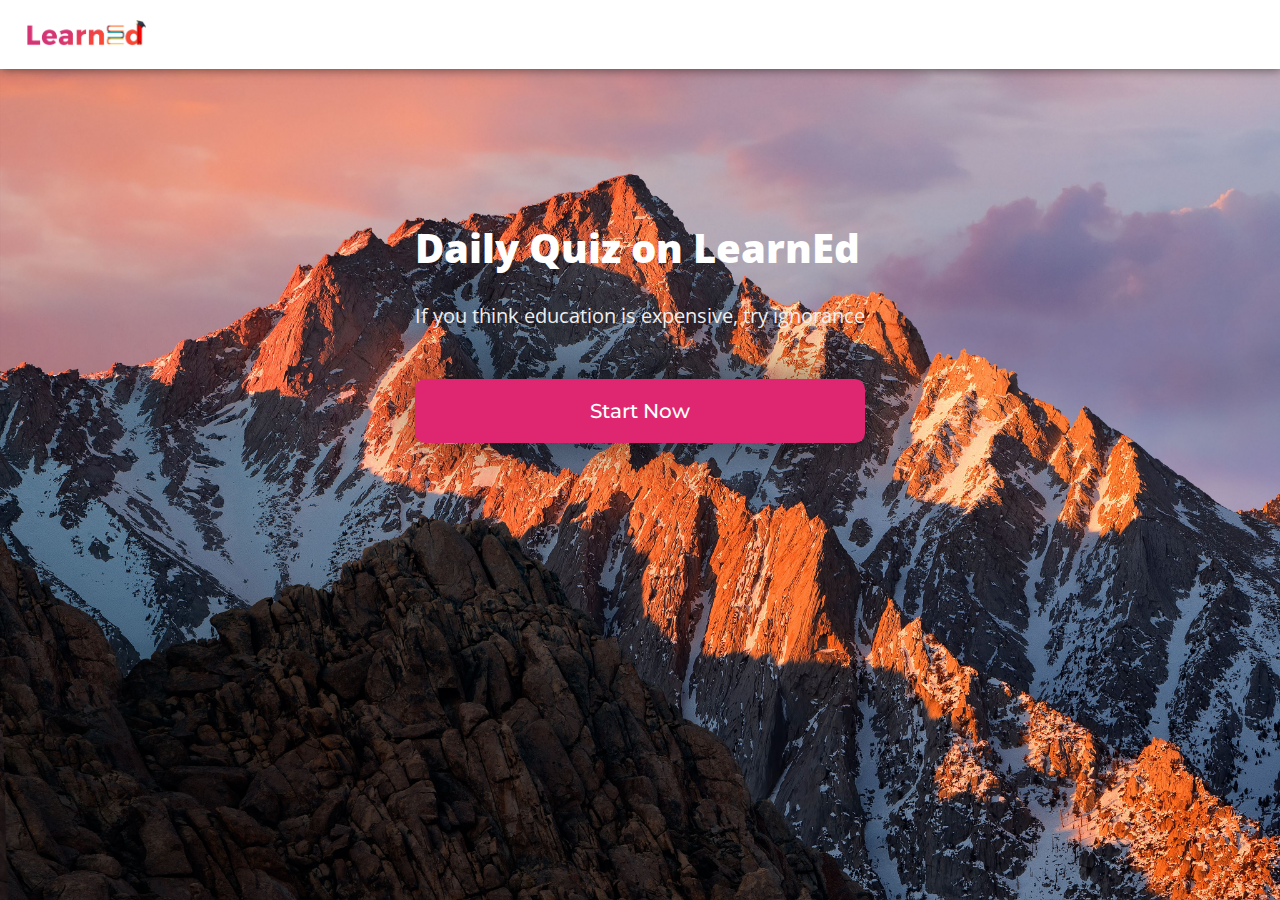
<file: index.html>
<!DOCTYPE html>
<html>
<head>
	<link rel="shortcut icon" type="png" href="favicon.png">
	<title>Quiz on LearnEd</title>
	<!-- <link rel="stylesheet" href="style1.css"> -->
	<link rel="stylesheet" type="text/css" href="quizStyle.css">
	<script type="text/javascript" src="script.js"></script>
</head>
<body>
<!-- NAVIGATION -->
<header>
		<div class="nav" id="nav">
			<div id="learned-logo">
			<a href="../index.html"><img src="logo.png" style="width: 120px;"></a></div>
			<div class="switch-tab" id="switch-tab" onclick="switchTAB()"><img src="menu.png"></div>
		
	
		</div>
	</header>
	

<!-- MAIN Heading of Page -->
<div class="title" id="title">
		<span>Daily Quiz on LearnEd</span>
		<div class="shortdesc"><br>
			<p>If you think education is expensive, try ignorance</p>
		</div>
		<button onclick="startquiz()">Start Now</button>
	</div>

<div class="panel" id="panel">
		<div class="left-side" id="left">
		<ul>
			<li onclick="quizt(1)">Home</li>
			<li onclick="quizt(2)"> Web Design</li>
			<li onclick="quizt(3)"> Marketing </li>
			<li onclick="quizt(4)">Databases</li>
			<li onclick="quizt(5)"> principles of law</li>
			 <li onclick="quizt(6)">Logistics Department</li>
			<li onclick="quizt(8)">JavaScript</li>
			<!-- <li onclick="quizt(11)">Interview Questions</li> -->
		</ul>
	</div>

	<div class="right-side" id="right">
		<div id="quiz-container">
			
			<div id="f1"><div class="quiz-frame main-frame"></div></div>

			<div id="f2"><iframe class="quiz-frame" src="quiz- him/web.html" frameborder="0" marginheight="0" marginwidth="0">Loading…</iframe></div>
			
			<div id="f3"><iframe class="quiz-frame" src="quiz- him/markating.html" frameborder="0" marginheight="0" marginwidth="0">Loading…</iframe></div>
			
			<div id="f4"><iframe class="quiz-frame" src="quiz- him/dataBase.html" frameborder="0" marginheight="0" marginwidth="0">Loading…</iframe></div>

			<div id="f5"><iframe class="quiz-frame" src="quiz- him/kanon.html"  frameborder="0" marginheight="0" marginwidth="0">Loading…</iframe></iframe></div>
 			
			<div id="f6"><iframe class="quiz-frame" src="quiz- him/adara.html" frameborder="0" marginheight="0" marginwidth="0">Loading…</iframe></div>
			
			<div id="f7"><iframe class="quiz-frame" src="https://docs.google.com/forms/d/e/1FAIpQLSdgD7yFEJtqpkImDiLAaQ7w9VcsO688gr1V3Gl7FqwM5yXtWQ/viewform?embedded=true" frameborder="0" marginheight="0" marginwidth="0">Loading…</iframe></div>

			<div id="f8"><iframe class="quiz-frame" src="https://docs.google.com/forms/d/e/1FAIpQLSchDBnai_Aup7YFJQegg4z-qoB338p010VgZRxBYDT17xoRew/viewform?embedded=true" frameborder="0" marginheight="0" marginwidth="0">Loading…</iframe></div>

			<div id="f9"><iframe class="quiz-frame" src="https://docs.google.com/forms/d/e/1FAIpQLSfY5oIAz4R9Ty-LBpx7h4th6OJ0-RkrxIlLslRV4NjwwW8_uw/viewform?embedded=true" frameborder="0" marginheight="0" marginwidth="0">Loading…</iframe></div>
			
			<div id="f10"><iframe class="quiz-frame" src="https://docs.google.com/forms/d/e/1FAIpQLSflwS89sG7H98J9vFgFqJgsKaZ5gpq3yUlOiW3up7RQQ-qRnw/viewform?embedded=true" frameborder="0" marginheight="0" marginwidth="0">Loading…</iframe></div>

			<div id="f11"><iframe class="quiz-frame" src="https://docs.google.com/forms/d/e/1FAIpQLSe_aS8-CMNFdUzI1UE73zahC2bmMwJkmB6FJXPIeKbLIBqB4Q/viewform?embedded=true" frameborder="0" marginheiclass="quiz-frame" ght="0" marginwidth="0">Loading…</iframe></div>

		</div>
	</div>

</div>
	<script type="text/javascript" src="script.js"></script>
</body>
</html>
</file>
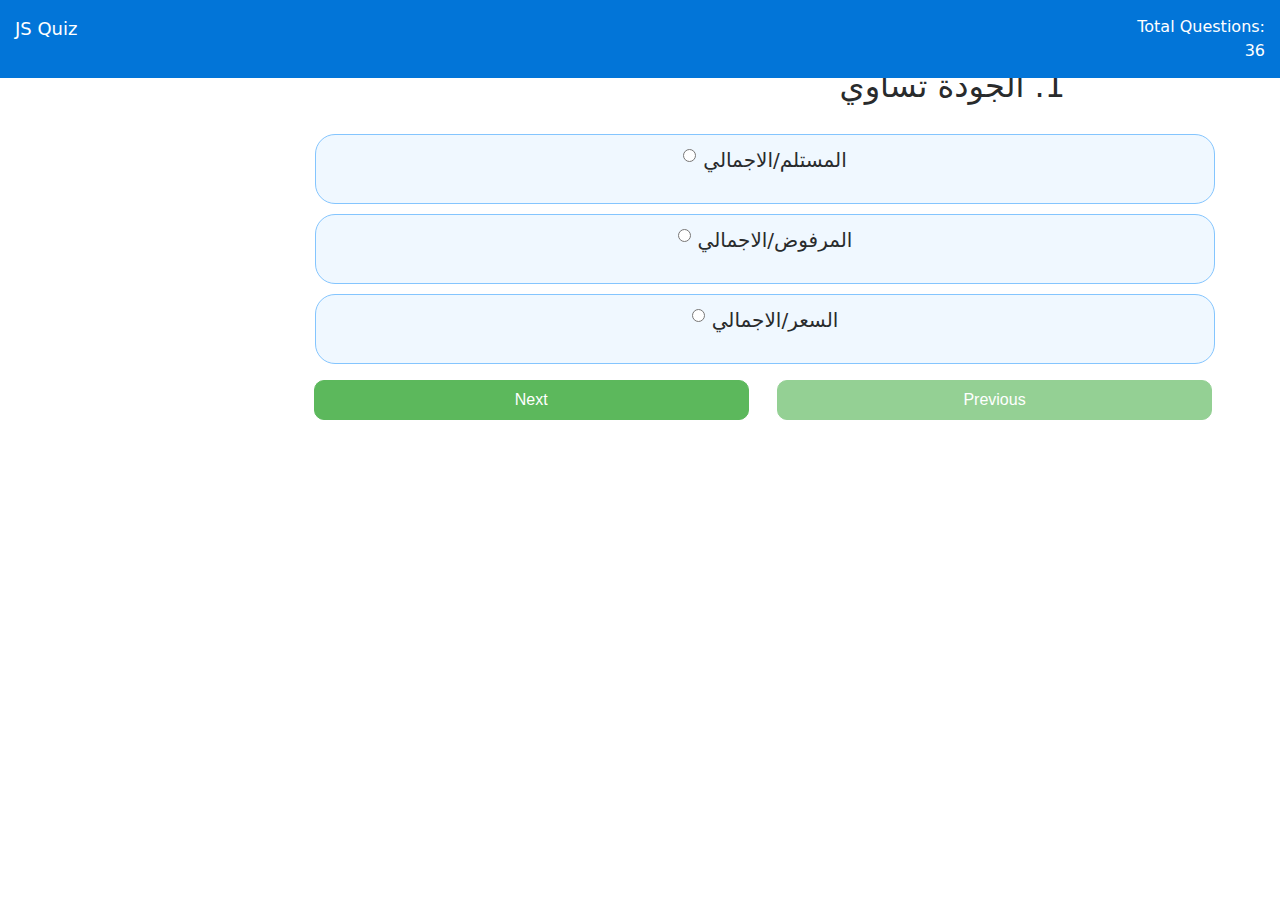
<file: quiz- him/adara.html>
<!DOCTYPE html>
<html lang="en">
<head>
<meta charset="UTF-8">
<meta http-equiv="X-UA-Compatible" content="IE=edge">
<meta name="viewport" content="width=device-width, initial-scale=1.0">
<title>Quiz_أدارة اللوجيستيات</title>
<!-- <link rel="stylesheet" href="style1.css"> -->

<!-- <link rel="stylesheet" href="https://cdnjs.cloudflare.com/ajax/libs/font-awesome/4.7.0/css/font-awesome.css"> -->
<link rel="stylesheet" href="font-awesome.css">

<!-- <link rel="stylesheet" href="https://cdnjs.cloudflare.com/ajax/libs/twitter-bootstrap/4.0.0-alpha.6/css/bootstrap.min.css"> -->
<link rel="stylesheet" href="bootstrap.min.css">
<style>


    .content {
margin-top: 54px;
margin-right:200px;
}
.header {
padding: 15px;
position: fixed;
top: 0;
width: 100%;
z-index: 9999;
}
.left-title {
width: 80px;
color: #fff;
font-size: 18px;
float: left;
}
.right-title {
width: 150px;
text-align: right;
float: right;
color: #fff;
}
.quiz-body {
margin-top: 15px;
padding-bottom: 50px;
direction: rtl;
}
.option-block-container {
margin-top: 20px;
max-width: 900px;
text-align: center;
margin-right: -150px;
}
.option-block {
padding: 10px;
background: aliceblue;
border: 1px solid #84c5fe;
margin-bottom: 10px;
cursor: pointer;
font-size:20px;
height: 70px;
top: 10px;
border-radius: 20px;
}
.result-question {
font-weight: bold;
}
.c-wrong {
margin-left: 20px;
color: #ff0000;
}
.c-correct {
margin-left: 20px;
color: green;
}
.last-row {
border-bottom: 1px solid #ccc;
padding-bottom: 25px;
margin-bottom: 25px;
}
.res-header {
border-bottom: 1px solid #ccc;
margin-bottom: 15px;
padding-bottom: 15px;
}

.mt-2 {
    margin-top: 0.6rem!important;
}

#next{
width: 435px;
height: 40px;
border-radius: 10px;
margin-right: 13px;
}

#previous{
width: 435px;
height: 40px;
border-radius: 10px;
margin-right: -147px;
}

h4{
font-size: 2rem;
margin-left: 30px;
}



@media screen and (max-width: 667px) {	
#next{
height: 40px;
border-radius: 10px;
margin-right: -100px;
margin-top:0px;
width:100%;
}

#previous{
display: none;

}
h4{
width: 340px;
font-size: 2rem;
margin-right:-209px;
}

}

@media screen and (max-width: 1000px) {	
#next{
height: 40px;
border-radius: 10px;
margin-right: -100px;
margin-top:0px;
width:100%;
}

#previous{
display: none;

}
h4{
width: 250%;
font-size: 1.8rem;
margin-right:-209px;
margin-top: 30px;

}

}
</style>
</head>
<body>
<header class="header bg-primary">
<div class="left-title">JS Quiz</div>
<div class="right-title">Total Questions: <span id="tque"></span></div>
<div class="clearfix"></div>
</header>
<div class="content">
    <div>


    </div>
<div class="container-fluid">
<div class="row">
<div class="col-sm-12">
<div id="result" class="quiz-body">
<form name="quizForm" onSubmit="">
<fieldset class="form-group">
<h4><span id="qid">1.</span> <span id="question"></span></h4>
<div class="option-block-container" id="question-options">
</div> <!-- End of option block -->
</fieldset>
<button name="previous" id="previous" class="btn btn-success">Previous</button>
&nbsp;
<button name="next" id="next" class="btn btn-success">Next</button>
</form>
</div>
</div> <!-- End of col-sm-12 -->
</div> <!-- End of row -->
</div> <!-- ENd of container fluid -->
</div> <!-- End of content -->
<script src="jquery-3.6.0.min.js"></script>

<script src="https://cdnjs.cloudflare.com/ajax/libs/twitter-bootstrap/4.0.0-alpha.6/js/bootstrap.min.js"></script>
<script src="bootstrap.min.js"></script>

<script>
/* Created and coded by Abhilash Narayan */
/* Quiz source: w3schools.com */
input=document.querySelector("input")

var quiz = {
"JS": [
{
"id": 1,
"question": "الجودة تساوي",
"options": [
{
"a": "المستلم/الاجمالي",
"b": "المرفوض/الاجمالي",
"c": "السعر/الاجمالي",

}
 ],
 "answer": "المستلم/الاجمالي",
"score": 0,
"status": ""
 },
{
"id": 2,
"question": "سرعة التسليم",
"options": [
{
"a": "السعر/الاجمالي",
"b": "المستلم في الموعد/الاجمالي",
"c": "لا شئ مماسبق"
}
],
"answer": "المستلم في الموعد/الاجمالي",
"score": 0,
"status": ""
},
{
"id": 3,
"question": "السعر يساوي",
"options": [
{
"a": "أعلي سعر / سعر المورد",
"b": "كمسة / سعر لمورد",
"c": "أقل سعر / سعر المورد"
}
],
"answer": "أقل سعر / سعر المورد",
"score": 0,
"status": ""
},
{
"id": 4,
"question": "المادة الخام هي المواد التي لم يسبق عليها اي عملية انتاجية مثل (القطن)",
"options": [
{
"a": "صح",
"b": "خطأ"
}
],
"answer": "صح",
"score": 0,
"status": ""
},
{
"id": 5,
"question": "المواد لنصف المصنعة هي المواد الي قام عليها بعض عمليات الانتاج وهي غير صالحة الاستخدام",
"options": [
{
"a": "صح",
"b": "خطأ"
}
],
"answer": "صح",
"score": 0,
"status": ""
},
{
"id": 6,
"question": "المواد المساعدة هي المواد التي تسهل العملية الانتاجية مثل(الزيوت)",
"options": [
{
"a": "صح",
"b": "خطأ"
}
],
"answer": "صح",
"score": 0,
"status": ""
},
{
"id": 7,
"question": "المواد الاستخدامية هي المواد التي تستخدم مباشرة",
"options": [
{
"a": "صح",
"b": "خطأ"
}
],
"answer": "صح",
"score": 0,
"status": ""
},
{
"id": 8,
"question": "مخالفات الانتاج هي مواد تالفة او نصف تالفة يتم استخدامها مرة واحدة او يعاد تصنيعها ",
"options": [
{
"a": "صح",
"b": "خطأ"
}
],
"answer": "صح",
"score": 0,
"status": ""
},
{
"id": 9,
"question": "بواقي الانتاج هي كمية زادت حجم طلبية الانتاج يتم تخزينها لأستخدامها مرة اخري",
"options": [
{
"a": "صح",
"b": "خطأ"
}
],
"answer": "صح",
"score": 0,
"status": ""
},
{
"id": 10,
"question": "ادارة اللوجيستيات هي المسئولة عن نقل من مرحلة  الانتاج الي مرحلة الاستهلاك",
"options": [
{
"a": "صح",
"b": "خطأ"
}
],
"answer": "صح",
"score": 0,
"status": ""
},
{
"id": 11,
"question": "ادارة اللوجيستيات وسلاسل الامداد هي المسئؤلة عن التكامل بين الموردين والمصنعين",
"options": [
{
"a": "صح",
"b": "خطأ"
}
],
"answer": "صح",
"score": 0,
"status": ""
},
{
"id": 12,
"question": "انواع المواد  ؟",
"options": [
{
"a": "مواد خام",
"b": "مواد مصنعة",
"c":"بواقي مخلفات",
"d":"كل ماسيق",
}
],
"answer": "كل ماسيق",
"score": 0,
"status": ""
},
{
"id": 13,
"question": "انواع المواد  ؟",
"options": [
{
"a": "مواد نصف مصنعة",
"b": "بواقي انتاج",
"c":"مواد استخدامية",
"d":"كل ماسيق",
}
],
"answer": "كل ماسيق",
"score": 0,
"status": ""
},
{
"id": 14,
"question": "أهداف إدارة اللوجستيات وسلاسل الأمداد.....",
"options": [
{
"a":"تحسين الجودة ",
"b":"زيادة الكفاء",
"c":"تخفيض التكاليف",
"d":"كل ماسبق",
}

],
"answer":"كل ماسبق",
"score": 0,
"status": ""
},
{
"id": 15,
"question": "بقصد به تلبية احتياجات الاحتياجات المتجددة والمتغيرة للمنظمة القائمة بالشراء. ",
"options": [
{
"a":"إدارة اللوجستيات ",
"b":"مصادرالتوريد(الموردون)",
"c":"التقييم",
}

],
"answer": "مصادرالتوريد(الموردون)",
"score": 0,
"status": ""
},
{
"id": 16,
"question": "من مراحل اختيار مصادر التوريد.....",
"options": [
{
"a":"حصرالموردين",
"b":"التقييم",
"c":"المفاوضات",
"d":"تنمية العلاقات",
"e":"كل ماسبق"
}

],
"answer": "كل ماسبق",
"score": 0,
"status": ""
},
{
"id": 17,
"question": "من سياسات التعامل مع مصادرالتوريد",
"options": [
{
"a":"سياسة المبادلة",
"b":"سياسةالتعامل مع المصادر المحلية ",
"c":"كل ماسبق",

}

],
"answer": "كل ماسبق",
"score": 0,
"status": ""
},
{
"id": 18,
"question": "من عوامل المفاضلة بين مصادر التوريد تحديد مجموعة المعايير التي سيتم علي أساسها تفضيل المورد عن باقي الموردين",
"options": [
{
"a":"صح",
"b":"خطأ",
}
],
"answer": "صح",
"score": 0,
"status": ""
},
{
"id": 19,
"question": ".أذا قام المورد بتسليم40 شحنة لشركة تم أستلام 20 فقط في مواعيدها من اجمالي الشحنات التي أرسلت.وعند الفرز تم قبول 30 شحنة فقط منهم.ولقد تم التوريد علي اساس السعر 10 جنيها للوحدة وأقل سعر هو 5 جنيها.واذا علمت بأن التوزيع النقاط كالتالي: 30 للتسليم 40 للجودة 20 للسعر فأن أجمالي النقاط يساوي",
"options": [
{
"a":"50",
"b":"55",
"c":"30",
}
],
"answer": "55",
"score": 0,
"status": ""
},
{
"id": 20,
"question": ".أذا قام المورد بتسليم 50 شحنة وتأخر في تسليم 10 شحنات عن المواعيد المتفق عليها.وعند الفرز تم رفض 5 شحنات  منهم.ولقد تم التوريد علي اساس السعر 20 جنيها للوحدة وأقل سعر هو 5 جنيها.واذا علمت بأن التوزيع النقاط كالتالي: 30 للتسليم 40 للجودة 20 للسعر فأن أجمالي النقاط يساوي",
"options": [
{
"a":"45",
"b":"70",
"c":"65",
}
],
"answer": "65",
"score": 0,
"status": ""
},
{
"id": 21,
"question": "تشير بواقي الأتتاج إلى المواد التي قد تكون تالفة أو نصف تالفة و يمكن بيعها لورش أخري أومصانع الأعادة تصنيعها.",
"options": [
{
"a":"صح",
"b":"خطأ",
}
],
"answer": "خطأ",
"score": 0,
"status": ""
},
{
"id": 22,
"question": "يعتبر خفض التكاليف من أبرز وأهم أهداف الأعمال اللوجيستية.",
"options": [
{
"a":"صح",
"b":"خطأ",
}
],
"answer": "صح",
"score": 0,
"status": ""
},
{
"id": 23,
"question": "تحقيق الحد الأدني من المخزون ليس من أهداف الأعمال اللوجيستية.",
"options": [
{
"a":"صح",
"b":"خطأ",
}
],
"answer": "خطأ",
"score": 0,
"status": ""
},
{
"id": 24,
"question": "تساهم ادارة اللوجيستيات وسلاسل الأمداد في دعم الأدارة الانتاج من خلال توفير الأمدادات بالمواصفات الفنية وبالتوقيت المناسب وحسب خطط و برامج الأنتاج. ",
"options": [
{
"a":"صح",
"b":"خطأ",
}
],
"answer": "صح",
"score": 0,
"status": ""
},
{
"id": 25,
"question": " تقتصر مراحل أختيار مصدرالتوريد المستهدف علي حصر الموردين والتفاوض معهم.",
"options": [
{
"a":"صح",
"b":"خطأ",
}
],
"answer": "خطأ",
"score": 0,
"status": ""
},
{
"id": 26,
"question": "تفضل سياسة شراء من المنتج أذا كانت الكمية المشتراة صغيرة.",
"options": [
{
"a":"صح",
"b":"خطأ",
}
],
"answer": "خطأ",
"score": 0,
"status": ""
},
{
"id": 27,
"question": "تعتبر الجودة و التكلفة والتسليم في الموعد المحدد من أهم عوامل  المفاضلة بين الموردين",
"options": [
{
"a":"صح",
"b":"خطأ",
}
],
"answer": "صح",
"score": 0,
"status": ""
},
{
"id": 28,
"question": "تشير سياسة الأولوية الي أعطاء المنظمة القائمة بالشراء الأولوية في التعامل لمصادر التوريد التي تشتري منتجاتها(العميل=المورد)",
"options": [
{
"a":"صح",
"b":"خطأ",
}
],
"answer": "صح",
"score": 0,
"status": ""
},
{
"id": 29,
"question":"تمثل الوظيفة الشرائية جميع العمليات المتعلقة بتوفير كافة احتياجاتت المنظمة بالكمية والجودة والسعر المناسب ومن مصدر التوريد المناسب",
"options": [
{
"a":"صح",
"b":"خطأ",
}
],
"answer": "صح",
"score": 0,
"status": ""
},
{
"id": 30,
"question":"أهداف الوظيفة الشرائية",
"options": [
{
"a":"استمرارية الاداء",
"b":"تدعيم المركز التنافسي",
"c":"كل ماسبق",
}
],
"answer": "كل ماسبق",
"score": 0,
"status": ""
},
{
"id": 31,
"question":"يقصد بها المحافظة علي عدم نوقف الأداء في كافة مجالات النشاط",
"options": [
{
"a":"استمرارية الاداء",
"b":"تدعيم المركز التنافسي",
"c":"كل ماسبق",
}
],
"answer": "استمرارية الاداء",
"score": 0,
"status": ""
},
{
"id": 32,
"question":"تعمل المنظمات في ظل ظروف تنافسية",
"options": [
{
"a":"استمرارية الاداء",
"b":"تدعيم المركز التنافسي",
"c":"كل ماسبق",
}
],
"answer": "تدعيم المركز التنافسي",
"score": 0,
"status": ""
},
{
"id": 33,
"question":"طرق الشراء تنقسم الي .....",
"options": [
{
"a":"المناقصة",
"b":"الممارسة",
"d":"الأتفاق المباشر",
"e":"كل ماسبق",
}
],
"answer": "كل ماسبق",
"score": 0,
"status": ""
},
{
"id":34,
"question":"دعوة جمبع الأفراد والمنظمات الراغبة في التعامل مع المنظمة ممن تتوافر فيهم الشروط التي تؤهلهم لهذا التعامل مع اعطائهم فرصا متساوية",
"options": [
{
"a":"المناقصة",
"b":"الممارسة",
"d":"الأتفاق المباشر",
}
],
"answer": "المناقصة",
"score": 0,
"status": ""
},
{
"id": 35,
"question":"هي عبارة عن مزاولة النشاط الشرائي والأتصال بالموردين الذين يتعاملون مع الأصناف التي ترغب المنظمة في تأمينها",
"options": [
{
"a":"المناقصة",
"b":"الممارسة",
"d":"الأتفاق المباشر",
}
],
"answer": "الممارسة",
"score": 0,
"status": ""
},
{
"id": 36,
"question":"اختيار المنظمة لمن تتعاقد معه في المجال الشرائي,طالما كان ذلك وفقا للعوامل الني حددتها المنظمة",
"options": [
{
"a":"المناقصة",
"b":"الممارسة",
"d":"الأتفاق المباشر",
}
],
"answer": "الأتفاق المباشر",
"score": 0,
"status": ""
},

]
}


var quizApp = function () {
this.score = 0;
this.qno = 1;
this.currentque = 0;
var totalque = quiz.JS.length;
this.displayQuiz = function (cque) {
this.currentque = cque;
if (this.currentque < totalque) {
$("#tque").html(totalque);
$("#previous").attr("disabled", false);
$("#next").attr("disabled", false);
$("#qid").html(quiz.JS[this.currentque].id + '.');
$("#question").html(quiz.JS[this.currentque].question);
$("#question-options").html("");
for (var key in quiz.JS[this.currentque].options[0]) {
if (quiz.JS[this.currentque].options[0].hasOwnProperty(key)) {
$("#question-options").append(
"<div class='form-check option-block'>" +
"<label style='direction:ltr;' class='form-check-label'>" +
"<input  type='radio' class='form-check-input' name='option' id='q" + key + "' value='" + quiz.JS[this.currentque].options[0][key] + "'><span id='optionval'>" +
quiz.JS[this.currentque].options[0][key] +
"</span></label>"
);
}
}
}
if (this.currentque <= 0) {
$("#previous").attr("disabled", true);
}
if (this.currentque >= totalque) {
$('#next').attr('disabled', true);
for (var i = 0; i < totalque; i++) {
this.score = this.score + quiz.JS[i].score;
}
return this.showResult(this.score);
}
}
this.showResult = function (scr) {
$("#result").addClass('result');
$("#result").html("<h1 class='res-header'>Total Score: &nbsp;" + scr + '/' + totalque + "</h1>");
for (var j = 0; j < totalque; j++) {
var res;
if (quiz.JS[j].score == 0) {
res = '<span class="wrong">' + quiz.JS[j].score + '</span><i class="fa fa-remove c-wrong"></i>';
} else {
res = '<span class="correct">' + quiz.JS[j].score + '</span><i class="fa fa-check c-correct"></i>';
}
$("#result").append(
'<div class="result-question"><span>Q ' + quiz.JS[j].id + '</span> &nbsp;' + quiz.JS[j].question + '</div>' +
'<div><b>Correct answer:</b> &nbsp;' + quiz.JS[j].answer + '</div>' +
'<div class="last-row"><b>Score:</b> &nbsp;' + res +
'</div>'
);
}
}
this.checkAnswer = function (option) {
var answer = quiz.JS[this.currentque].answer;
option = option.replace(/</g, "&lt;") //for <
option = option.replace(/>/g, "&gt;") //for >
option = option.replace(/"/g, "&quot;")
if (option == quiz.JS[this.currentque].answer) {
if (quiz.JS[this.currentque].score == "") {
quiz.JS[this.currentque].score = 1;
quiz.JS[this.currentque].status = "correct";
}
} else {
quiz.JS[this.currentque].status = "wrong";
}
}
this.changeQuestion = function (cque) {
this.currentque = this.currentque + cque;
this.displayQuiz(this.currentque);
}
}
var jsq = new quizApp();
var selectedopt;
$(document).ready(function () {
jsq.displayQuiz(0);
$('#question-options').on('change', 'input[type=radio][name=option]', function (e) {
//var radio = $(this).find('input:radio');
$(this).prop("checked", true);
selectedopt = $(this).val();
});
});
$('#next').click(function (e) {
e.preventDefault();
if (selectedopt) {
jsq.checkAnswer(selectedopt);
}
jsq.changeQuestion(1);
});
$('#previous').click(function (e) {
e.preventDefault();
if (selectedopt) {
jsq.checkAnswer(selectedopt);
}
jsq.changeQuestion(-1);
});
</script>
</body>
</html>
</file>
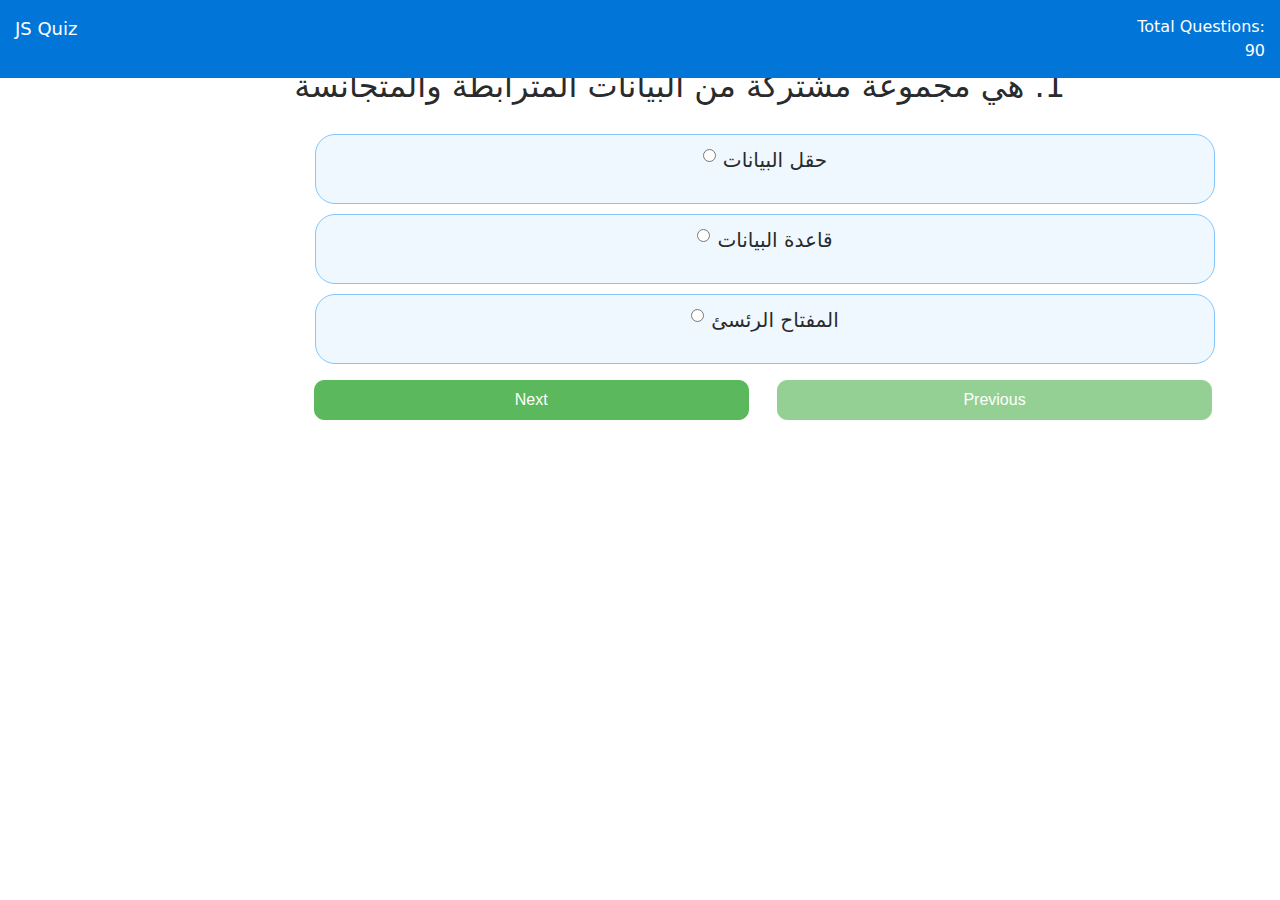
<file: quiz- him/dataBase.html>
<!DOCTYPE html>
<html lang="en">
<head>
<meta charset="UTF-8">
<meta http-equiv="X-UA-Compatible" content="IE=edge">
<meta name="viewport" content="width=device-width, initial-scale=1.0">
<title>Quiz_قواعد بيانات</title>
<!-- <link rel="stylesheet" href="style1.css"> -->

<!-- <link rel="stylesheet" href="https://cdnjs.cloudflare.com/ajax/libs/font-awesome/4.7.0/css/font-awesome.css"> -->
<link rel="stylesheet" href="font-awesome.css">

<!-- <link rel="stylesheet" href="https://cdnjs.cloudflare.com/ajax/libs/twitter-bootstrap/4.0.0-alpha.6/css/bootstrap.min.css"> -->
<link rel="stylesheet" href="bootstrap.min.css">
<style>


    .content {
margin-top: 54px;
margin-right:200px;
}
.header {
padding: 15px;
position: fixed;
top: 0;
width: 100%;
z-index: 9999;
}
.left-title {
width: 80px;
color: #fff;
font-size: 18px;
float: left;
}
.right-title {
width: 150px;
text-align: right;
float: right;
color: #fff;
}
.quiz-body {
margin-top: 15px;
padding-bottom: 50px;
direction: rtl;
}
.option-block-container {
margin-top: 20px;
max-width: 900px;
text-align: center;
margin-right: -150px;
}
.option-block {
padding: 10px;
background: aliceblue;
border: 1px solid #84c5fe;
margin-bottom: 10px;
cursor: pointer;
font-size:20px;
height: 70px;
top: 10px;
border-radius: 20px;
}
.result-question {
font-weight: bold;
}
.c-wrong {
margin-left: 20px;
color: #ff0000;
}
.c-correct {
margin-left: 20px;
color: green;
}
.last-row {
border-bottom: 1px solid #ccc;
padding-bottom: 25px;
margin-bottom: 25px;
}
.res-header {
border-bottom: 1px solid #ccc;
margin-bottom: 15px;
padding-bottom: 15px;
}

.mt-2 {
    margin-top: 0.6rem!important;
}

#next{
width: 435px;
height: 40px;
border-radius: 10px;
margin-right: 13px;
}

#previous{
width: 435px;
height: 40px;
border-radius: 10px;
margin-right: -147px;
}

h4{
font-size: 2rem;
margin-left: 30px;
}



@media screen and (max-width: 667px) {	
#next{
height: 40px;
border-radius: 10px;
margin-right: -100px;
margin-top:0px;
width:100%;
}

#previous{
display: none;

}
h4{
width: 340px;
font-size: 2rem;
margin-right:-209px;
}

}

@media screen and (max-width: 1000px) {	
#next{
height: 40px;
border-radius: 10px;
margin-right: -100px;
margin-top:0px;
width:100%;
}

#previous{
display: none;

}
h4{
width: 250%;
font-size: 1.8rem;
margin-right:-209px;
}

}
</style>
</head>
<body>
<header class="header bg-primary">
<div class="left-title">JS Quiz</div>
<div class="right-title">Total Questions: <span id="tque"></span></div>
<div class="clearfix"></div>
</header>
<div class="content">
    <div>
    </div>
<div class="container-fluid">
<div class="row">
<div class="col-sm-12">
<div id="result" class="quiz-body">
<form name="quizForm" onSubmit="">
<fieldset class="form-group">
<h4><span id="qid">1.</span> <span id="question"></span></h4>
<div class="option-block-container" id="question-options">
</div> <!-- End of option block -->
</fieldset>
<button name="previous" id="previous" class="btn btn-success">Previous</button>
&nbsp;
<button name="next" id="next" class="btn btn-success">Next</button>
</form>
</div>
</div> <!-- End of col-sm-12 -->
</div> <!-- End of row -->
</div> <!-- ENd of container fluid -->
</div> <!-- End of content -->
<script src="jquery-3.6.0.min.js"></script>

<script src="https://cdnjs.cloudflare.com/ajax/libs/twitter-bootstrap/4.0.0-alpha.6/js/bootstrap.min.js"></script>
<script src="bootstrap.min.js"></script>

<script>
/* Created and coded by Abhilash Narayan */
/* Quiz source: w3schools.com */
input=document.querySelector("input")


var quiz = {
"JS": [
{
"id": 1,
"question": "ھي مجموعة مشتركة من البیانات المترابطة والمتجانسة",
"options": [
{
"a": "حقل البيانات",
"b": "قاعدة البيانات",
"c": "المفتاح الرئسئ",

}
],
"answer": "قاعدة البيانات",
"score": 0,
"status": ""
},
{
"id": 2,
"question": "التطبیقات التقلیدیة لقواعد البیانات من أمثلتھا قواعد البٌيانات النصٌية والرقمٌية",
"options": [
{
"a": "صح",
"b": "خطأ",

}
],
"answer": "صح",
"score": 0,
"status": "بببب"
},
{
"id": 3,
"question": "تقوم قواعد بیانات الوسائط المتعددة علي تخزٌين ومعالجة بٌيانات فًي صٌيغة كالصور والصوت والفٌيدٌيو.",
"options": [
{
"a": "صح",
"b": "خطأ",

}
],
"answer": "صح",
"score": 0,
"status": ""
},
{
"id": 4,
"question": "من امثلة نظم المعلومات الجغرافیة",
"options": [
{
"a":"جوجل إٌيرث",
"b":"یوتیوب",
"c":"فوكس",

}
],
"answer": "جوجل إٌيرث",
"score": 0,
"status": ""
},
{
"id": 5,
"question": "تطبٌيقات تستخدم قواعد البٌيانات التًي مضى علٌيھا فترات طوٌيلة، من أجل الحصول على معارف وخبرات",
"options": [
{
"a":"فھرس البٌيانات",
"b":"مخازن او مستودعات البٌيانات",
"c":"سكٌيما",
"d":"مخطط الكٌيان-العلاقات",

}
],
"answer": "مخازن او مستودعات البٌيانات",
"score": 0,
"status": ""
},
{
"id": 6,
"question":"تتكون من الخبرة والمعلومات",
"options": [
{
"a":"المعرفه",
"b":"المعلومات",
"c":"البیانات",
"d":"الوسائط المتعددة",

}
],
"answer": "المعرفه",
"score": 0,
"status": ""
},
{
"id": 7,
"question": ".قواعد البٌيانات النشطة ذات أنظمة الوقت الحقیقي تكون المعالجة ودقتھا لھا الأولوية على تخزٌين البٌيانات وحفظھا.",
"options": [
{
"a":"صح",
"b":"خطا",


}
],
"answer": "صح",
"score": 0,
"status": ""
},
{
"id": 8,
"question": "نظام ادارة قواعد البٌيانات هو حلقة وصل بٌين التطبٌيق البٌيانات، وبٌين البٌيانات أٌيضا ومسئول قاعدة البٌيانات",
"options": [
{
"a":"صح",
"b":"خطا",


}
],
"answer": "صح",
"score": 0,
"status": ""
},
{
"id": 9,
"question": "المستخدمٌين و المبرمجٌين هم احد مكونات نظام قاعدة البٌيانات.",
"options": [
{
"a":"صح",
"b":"خطا",


}
],
"answer": "صح",
"score": 0,
"status": ""
},
{
"id": 10,
"question": "تعریفات البیانات هًي بٌيانات مخزنة عن البٌيانات",
"options": [
{
"a":"صح",
"b":"خطا",


}
],
"answer": "صح",
"score": 0,
"status": ""
},
{
"id": 11,
"question": "قواعد البیانات المخزنة تفصل عن تعرٌيفاتھا، من أجل مرونة إجراء اي تعدٌيل او تحدٌيث للبٌيانات",
"options": [
{
"a":"صح",
"b":"خطا",

}
],
"answer": "صح",
"score": 0,
"status": ""
},
{
"id": 12,
"question": "هو جزء من الDBMSالذي يحتفظ بمعلومات عن الجدول",
"options": [
{
"a":"كتلوج نظام إدارة البیانات",
"b":"قاعدة البٌيانات نفسھا",
"c":"التحول الرقمي",
"d":"الكٌيان",

}
],
"answer": "كتلوج نظام إدارة البیانات",
"score": 0,
"status": ""
},
{
"id": 13,
"question": "من امثلة المستخدم غیر المباشر لقواعد البیانات مدٌير قاعدة البٌيانات، ومصمم قاعدة البٌيانات",
"options": [
{
"a":"صح",
"b":"خطا",

}
],
"answer": "صح",
"score": 0,
"status": ""
},
{
"id": 14,
"question": "مدیرون قاعدة البیانات مسئولٌيتھم منح حقوق وشرعٌية الوصول إلى قاعدة البٌيانات.",
"options": [
{
"a":"صح",
"b":"خطا",

}
],
"answer": "صح",
"score": 0,
"status": ""
},
{
"id": 15,
"question": "مصممو قاعدة البیانات مسئولٌيتھم تعرٌف المحتوى وكتالوج قاعدة البٌيانات",
"options": [
{
"a":"صح",
"b":"خطا",

}
],
"answer": "صح",
"score": 0,
"status": ""
},
{
"id": 16,
"question": "المستخدم المباشر ٌيستخدم هذا النوع من المستخدمٌين البٌيانات للأستعلام وإستخراج التقارٌير.",
"options": [
{
"a":"صح",
"b":"خطا",

}
],
"answer": "صح",
"score": 0,
"status": ""
},
{
"id": 17,
"question": ".ممیزات استخدام طرق قواعد البیانات",
"options": [
{
"a":"التحكم بتكرار البٌيانات عند تخزٌينھا",
"b":"ضبط الوصول غٌير الشرعًي(غٌير المصرح) للبٌيانات",
"c":"تقدٌيم بنٌية تخزٌين مفھرسة لتسرٌيع المعالجة والأستعلام",
"d":"كل ما سبق",
}
],
"answer": "كل ما سبق",
"score": 0,
"status": ""
},
{
"id": 18,
"question": "إذا كانت تكلفة برمجٌيات DBMSأغلى من جدوى النظام نفسه لا ینصح باستخدام نظام ادارة قواعدالبیانات.",
"options": [
{
"a":"صح",
"b":"خطا",

}
],
"answer": "صح",
"score": 0,
"status": ""
},
{
"id": 19,
"question": "المخطط الرسومي لقاعدة البیانات(سكیما) هو مخطط قاعدةالبٌيانات ولكن بشكل رسومًي",
"options": [
{
"a":"صح",
"b":"خطا",

}
],
"answer": "صح",
"score": 0,
"status": ""
},
{
"id": 20,
"question": "هي البيانات المخزنة في قاعدة البيانات في لحظة معينة من الزمن",
"options": [
{
"a":"المخطط الرسومي لقاعدة البیانات",
"b":"مثيل قاعدة البيانات",
"c":"الوسائط المتعدده",
"d":"البرمجه الكائنیه",

}
],
"answer": "مثيل قاعدة البيانات",
"score": 0,
"status": ""
},
{
"id": 21,
"question": "نموذج الكينونه العلاقه ھو نموذج عالي المستوي يقوم بعرض بناء البيانات وينتج عن ذلك النموذج ألأولي لقاعدة البيانات",
"options": [
{
"a":"صح",
"b":"خطا",

}
],
"answer": "صح",
"score": 0,
"status": ""
},
{
"id": 22,
"question": "في نموذج الكينونه العلاقه يتم تمثيل بناء البيانات والقيودالمطلوبة عليھا باستخدام أشكال رسومية محددة.",
"options": [
{
"a":"صح",
"b":"خطا",

}
],
"answer": "صح",
"score": 0,
"status": ""
},
{
"id": 23,
"question": "صفات الكيان يمكن أن تكون بسيطة أو مركبة.",
"options": [
{
"a":"صح",
"b":"خطا",

}
],
"answer": "صح",
"score": 0,
"status": ""
},
{
"id": 24,
"question": ".صفات الكيان يمكن أن تكون أحادية القيمة أو متعددة القيم.",
"options": [
{
"a":"صح",
"b":"خطا",

}
],
"answer": "صح",
"score": 0,
"status": ""
},
{
"id": 25,
"question": ".يمثل الكيان بمستطيل في مخطط الكيان-العلاقه.",
"options": [
{
"a":"صح",
"b":"خطا",

}
],
"answer": "صح",
"score": 0,
"status": ""
},
{
"id": 26,
"question": "العلاقات ھي مجموعة تمثل الأرتباطات بين الكيانات.",
"options": [
{
"a":"صح",
"b":"خطا",

}
],
"answer": "صح",
"score": 0,
"status": ""
},
{
"id": 27,
"question": "أنواع العلاقات في مخطط الكيان العلاقه .........",
"options": [
{
"a":"واحد الي واحد",
"b":"واحد الي متعدد",
"c":"متعدد الي متعدد",
"d":"كل ما سبق",

}
],
"answer": "كل ما سبق",
"score": 0,
"status": ""
},
{
"id": 28,
"question": "تكون العلاقة اشتراك كلي ، إذا كان كل وحدة في الكيان الأول يجب أن ترتبط بوحده من الكيان آلاخر ضمن العلاقة.",
"options": [
{
"a":"صح",
"b":"خطا",
}
],
"answer": "صح",
"score": 0,
"status": ""
},
{
"id": 29,
"question": "تكون العلاقة اشتراك جزئي، إذا كانت بعض الوحدات في الكيان المشترك بالعلاقة ترتبط ببعض الوحدات في الكيان آلأخر ضمن العلاقة.",
"options": [
{
"a":"صح",
"b":"خطا",

}
],
"answer": "صح",
"score": 0,
"status": ""
},
{
"id": 30,
"question": "يمثل الكيان الضعيف بمستطيل مزدوج.",
"options": [
{
"a":"صح",
"b":"خطا",

}
],
"answer": "صح",
"score": 0,
"status": ""
},
{
"id": 31,
"question": "المفتاح الرئيسي ھو حقل في جدول يتميز بأن قيمه وحيدة في جميع صفوف الجدول.",
"options": [
{
"a":"صح",
"b":"خطا",

}
],
"answer": "صح",
"score": 0,
"status": ""
},
{
"id": 32,
"question": "المفتاح الرئيسي ھو حقل موجود في جدول وھو لا يمثل واحدة من صفاته.",
"options": [
{
"a":"صح",
"b":"خطا",

}
],
"answer": "خطا",
"score": 0,
"status": ""
},
{
"id": 33,
"question": "لتحويل الكيانات الضعيفة، نقوم بإنشاء جدول يتكون من الحقول التي تقابل صفات ذلك الكيان فقط.",
"options": [
{
"a":"صح",
"b":"خطا",

}
],
"answer": "خطا",
"score": 0,
"status": ""
},
{
"id": 34,
"question": "اذا كانت العلاقه بين المورد و المشروع ھي متعدد الي متعدد فيكون ناتج العلاقه عدد......",
"options": [
{
"a":"واحد جدول",
"b":"جدولان",
"c":"ثلاث جداول",
"d":"اربع جداول",
}
],
"answer": "ثلاث جداول",
"score": 0,
"status": ""
},
{
"id": 35,
"question": "مجموعة من الحقائق الخام التي تمثل مدخلات النظام",
"options": [
{
"a":"المعلومات",
"b":"البيانات",
"c":"المعرفة",
"d":"لاشئ مماسبق",
}
],
"answer": "البيانات",
"score": 0,
"status": ""
},
{
"id": 36,
"question": "مجموعة من البٌيانات التًي تمت معالجتھا وتنظٌيمھا وتنسٌيقھا.ذات معنى وفائدة",
"options": [
{
"a":"المعلومات",
"b":"البيانات",
"c":"المعرفة",
"d":"لاشئ مماسبق",
}
],
"answer": "المعلومات",
"score": 0,
"status": ""
},
{
"id": 37,
"question": "ھو النظام الذي يسھل إنشاء وصيانة قواعد البيانات المحوسبة،ويأتي عادة على شكل حزمة برمجية",
"options": [
{
"a":"Mac",
"b":"linux",
"c":"DBMS",
"d":"SDMP",
}
],
"answer": "DBMS",
"score": 0,
"status": ""
},
{
"id": 38,
"question": " يعد برنامج Access Microsoft أحد البرامج المشهورة من حزمة Microsoft",
"options": [
{
"a":"صح",
"b":"خطا",

}
],
"answer":"صح",
"score": 0,
"status": ""
},
{
"id": 39,
"question": "يمتلك برنامج الـ (Access)واجهة سهلة الأسخدام بالأضافة إلى أنّه يدعم التعامل مع برمجيات أخرى من شركة (Microsoft) مثل (Server SQL Microsoft)",
"options": [
{
"a":"صح",
"b":"خطا",

}
],
"answer":"صح",
"score": 0,
"status": ""
},
{
"id": 40,
"question": "يحتوي علي العديد من الكائنات التي يمكن أستخدامها لعرض المعلومات وأدارتها مثل :الجداول,النماذج,التقارير.",
"options": [
{
"a":"Word",
"b":"Access",
"c":"Office",
}
],
"answer":"Access",
"score": 0,
"status": ""
},
{
"id": 41,
"question": "يقصد بها قواعد البيانات التي تكون الجداول فيها مترايطة مع بعضها في حقل واحد أو اكثر",
"options": [
{
"a":"قواعد البيانات الفردية",
"b":"قواعد البيانت الزوجية ",
"c":"قواعد البيانات العلائقية"
}
],
"answer":"قواعد البيانات العلائقية",
"score": 0,
"status": ""
},
{
"id": 42,
"question": "ُيعتبر الهدف الأساسي من ربط الجداول مع بعضها البعض هو منع تكرار البيانات، الحد من مساحات التخزين الضائعة والرفع من كفاءة قاعدة البيانات",
"options": [
{
"a":"صح",
"b":"خطا",

}
],
"answer":"صح",
"score": 0,
"status": ""
},
{
"id": 43,
"question": "من مميزات برنامج  Access Microsoft",
"options": [
{
"a":"يسمح للمستخدمين حتّى إن كانوا مبتدئين بإنشاء قواعد بيانات خاصة بهم.",
"b":"يساعد على إنشاء تطبيقات الأدارة ألأعمال بجودة عالية",
"c":"يسمح للمستخدمين بتخزين بياناتهم في السحابة الألكترونيّة",
"d":" يحتوي علي العديد من القوالب الجاهزة",
"d":"كل ماسبق",
}
],
"answer":"كل ماسبق",
"score": 0,
"status": ""
},
{
"id": 44,
"question": "من الوظائف الأساسية لبرنامج Access Microsoft",
"options": [
{
"a":"حفظ وتخزين المعلومات",
"b":"البحث عن المعلومات بسهولة",
"c":"تحليل وطباعة المعلومات",
"d":"كل ماسبق",
}
],
"answer":"كل ماسبق",
"score": 0,
"status": ""
},
{
"id": 45,
"question": "هو تطبيق الأدارة قواعد البيانات وتنظيمها وعمل التقارير، يُمكّن عدّة مستخدمين من العمل معًا بنفس الوقت في قاعدة بيانات(Access)",
"options": [
{
"a":"Word",
"b":"Access",
"c":"Office",
}
],
"answer":"Access",
"score": 0,
"status": ""
},
{
"id": 46,
"question": "ذكاء الأعمال يفيد في عمليات القرار المعقده.",
"options": [
{
"a":"صح",
"b":"خطأ",
}
],
"answer":"صح",
"score": 0,
"status": ""
},
{
"id": 47,
"question": "من مكونات ذكاء الأعمال........",
"options": [
{
"a":"مصادر البيانات",
"b":"مستودعات البيانات",
"c":"المنهجيات",
"d":"كل ماسبق",
}
],
"answer":"كل ماسبق",
"score": 0,
"status": ""
},
{
"id": 48,
"question": "مصادر البيانات تجمع وتدمج البيانات المخزنة في مختلف مصادر الأولية والثانوية.",
"options": [
{
"a":"صح",
"b":"خطأ",
}
],
"answer":"صح",
"score": 0,
"status": ""
},
{
"id": 49,
"question": "تجمع مصادر البيانات مجوعة من البيانات الغير المتجانسة.",
"options": [
{
"a":"صح",
"b":"خطأ",
}
],
"answer":"صح",
"score": 0,
"status": ""
},
{
"id": 50,
"question": "تحتاج مرحلة مصادر البيانات في ذكاء الأعمال الي جهد كبير لتوحيد ودمج مصادر البيانات المختلفة",
"options": [
{
"a":"صح",
"b":"خطأ",
}
],
"answer":"صح",
"score": 0,
"status": ""
},
{
"id": 51,
"question": "تقوم مرحلة مستودعات البيانات في ذكاء الأعمال علي أستخراج وتحويل وتحميل , ثم تخزين البيانات.",
"options": [
{
"a":"صح",
"b":"خطأ",
}
],
"answer":"صح",
"score": 0,
"status": ""
},
{
"id": 52,
"question": "استكشاف البيانات(المنهجيات) تقوم علي الأستعلام ونظم التقارير , وكذالك (الأساليب الأحصائية).",
"options": [
{
"a":"صح",
"b":"خطأ",
}
],
"answer":"صح",
"score": 0,
"status": ""
},
{
"id": 53,
"question": "في المنهجيات السلبية يطلب من صانعي القرار أن يولدوا مسبقا فرضيات.",
"options": [
{
"a":"صح",
"b":"خطأ",
}
],
"answer":"صح",
"score": 0,
"status": ""
},
{
"id": 54,
"question": "تحليل البيانات في ذكاء الأعمال يهدف الي أستخراج المعلومات والمعرفة من البيانات",
"options": [
{
"a":"صح",
"b":"خطأ",
}
],
"answer":"خطأ",
"score": 0,
"status": "التنقيب علي البيانات"
},
{
"id": 55,
"question": "التنقيب علي البيانات في ذكاء الأعمال يهدف الي استخراج المعلومات والمعرفة من البيانات",
"options": [
{
"a":"صح",
"b":"خطأ",
}
],
"answer":"صح",
"score": 0,
"status": ""
},
{
"id": 56,
"question": "مرحلة التنقيب علي البيانات تشمل النماذج الرياضية والتعلم الالي وتقنيات التنقيب عن البيانات.",
"options": [
{
"a":"صح",
"b":"خطأ",
}
],
"answer":"صح",
"score": 0,
"status": ""
},
{
"id": 57,
"question": "التنقيب علي البيانات لا يتطلب من صانعي القرار صياغة أي فرضية سابقة.",
"options": [
{
"a":"صح",
"b":"خطأ",
}
],
"answer":"صح",
"score": 0,
"status": ""
},
{
"id": 58,
"question": "يقوم تحسين النماذج بتحديد العوامل التي تسمح بتحديد الحل الأفضل من بين مجموعة من الأحراءت البديلة",
"options": [
{
"a":"صح",
"b":"خطأ",
}
],
"answer":"صح",
"score": 0,
"status": ""
},
{
"id": 59,
"question": "اتخاذ القرارات هو الجزء العلوي من هرم ذكاء الأعمال",
"options": [
{
"a":"صح",
"b":"خطأ",
}
],
"answer":"صح",
"score": 0,
"status": ""
},
{
"id": 60,
"question": "تحليل البيانات هو قمة هرم ذكاء الأعمال.",
"options": [
{
"a":"صح",
"b":"خطأ",
}
],
"answer":"خطأ",
"score": 0,
"status": "اتخاذ القرار"
},
{
"id": 61,
"question": "........ هو اولي مراحل ذكاء الأعمال",
"options": [
{
"a":"تحليل البانات",
"b":"التنقيب",
"c":"الأستكشاف",
}
],
"answer":"تحليل البانات",
"score": 0,
"status": ""
},
{
"id": 62,
"question": "التحليل في ذكاء الأعمال هو توضيح المشكلة بدقة وتحديد العوامل الحرجة",
"options": [
{
"a":"صح",
"b":"خطأ",
}
],
"answer":"صح",
"score": 0,
"status": ""
},
{
"id": 63,
"question": "توافر منهجيات ذكاء الأعمال تساعد في هذه مرحلة التحليل ",
"options": [
{
"a":"صح",
"b":"خطأ",
}
],
"answer":"صح",
"score": 0,
"status": ""
},
{
"id": 64,
"question": "التحليل يقود صناع القرار الي طرح العديد من الأسئلة والحصول علي أجابات سريعة بطريقة تفاعلية",
"options": [
{
"a":"صح",
"b":"خطأ",
}
],
"answer":"صح",
"score": 0,
"status": ""
},
{
"id": 65,
"question": "مرحلة التبصر تقوم علي تحسين أعمق وأعمق في فهم المشكلة.",
"options": [
{
"a":"صح",
"b":"خطأ",
}
],
"answer":"صح",
"score": 0,
"status": ""
},
{
"id": 66,
"question": "المعلومات التي تم الحصول عليھا من خلال مرحلة التحليل تحولت إلى معرفة خلال مرحلة التبصر",
"options": [
{
"a":"صح",
"b":"خطأ",
}
],
"answer":"صح",
"score": 0,
"status": ""
},
{
"id": 67,
"question": "المعلومات التي تم الحصول عليھا من خلال مرحلة التحليل تحولت إلى معرفة خلال مرحلة التحليل",
"options": [
{
"a":"صح",
"b":"خطأ",
}
],
"answer":"خطأ",
"score": 0,
"status": "التبصر"
},
{
"id": 68,
"question": "قد يحدث استخراج المعرفة بسبب حدس المرار وبالتالي تستند إلى خبرات",
"options": [
{
"a":"صح",
"b":"خطأ",
}
],
"answer":"صح",
"score": 0,
"status": ""
},
{
"id": 69,
"question": "تفييم اداء ذكاء الأعمال بقتصر على الجوانب المالية فحسب",
"options": [
{
"a":"صح",
"b":"خطأ",
}
],
"answer":"خطأ",
"score": 0,
"status": ""
},
{
"id": 70,
"question": "العوامل الأكثر أهمية لنجاح مشروع ذكاء الأعمال........",
"options": [
{
"a":"التقنيات",
"b":"التحليلات",
"c":"الموار البشرية",
"d":"كل ما سبق",
}
],
"answer":"كل ما سبق",
"score": 0,
"status": ""
},
{
"id": 71,
"question": "قدرة العاملين في المعرفة للحصول علي المعلومات ثم ترجمتها الي أجراءت عملية هو أحد الأصول الرئيسية للمنظمة",
"options": [
{
"a":"صح",
"b":"خطأ",
}
],
"answer":"صح",
"score": 0,
"status": ""
},
{
"id": 72,
"question": "نظام دعم أتخاذ القرار هو تطبيق تفاعلي قائم علي كمبيوتر التي تجمع بين البيانات والنماذج الرياضية لمساعدة صانعي القرار.",
"options": [
{
"a":"صح",
"b":"خطأ",
}
],
"answer":"صح",
"score": 0,
"status": ""
},
{
"id": 73,
"question": "تقييم أداء نظام دعم القرار يقوم علي عاملين اساسيين هما التحايل و التمثيل.",
"options": [
{
"a":"صح",
"b":"خطأ",
}
],
"answer":"خطأ",
"score": 0,
"status": "الفعالية والكفاءة"
},
{
"id": 74,
"question": "فعالية هي مستوى مطابقة لنظام معين لأهداف التي صمم من أجلھا",
"options": [
{
"a":"صح",
"b":"خطأ",
}
],
"answer":"صح",
"score": 0,
"status": ""
},
{
"id": 75,
"question": "ترتبط قياسات الكفاءة بجودة عملية التحول",
"options": [
{
"a":"صح",
"b":"خطأ",
}
],
"answer":"صح",
"score": 0,
"status": ""
},
{
"id": 76,
"question": "البدائل هي الأجراءات الممكنة التي تھدف إلى حل مشكلة معينة و المساعدة في تحقيق الھدف المخطط",
"options": [
{
"a":"صح",
"b":"خطأ",
}
],
"answer":"صح",
"score": 0,
"status": ""
},
{
"id": 77,
"question": "المعايير هي القياسات فعالية للبدائل المختلفة",
"options": [
{
"a":"صح",
"b":"خطأ",
}
],
"answer":"صح",
"score": 0,
"status": ""
},
{
"id": 78,
"question": "عمليات تقييم البدائل تقوم علي الأستبعاد والتقييم.",
"options": [
{
"a":"صح",
"b":"خطأ",
}
],
"answer":"صح",
"score": 0,
"status": ""
},
{
"id": 79,
"question": "في مرحلة الأستبعاد بعض البدائل سيتم إسقاطھا من الأعتبار",
"options": [
{
"a":"صح",
"b":"خطأ",
}
],
"answer":"صح",
"score": 0,
"status": ""
},
{
"id": 80,
"question": "في التقييم بدائل مجدية تتم مقارنتھا ببعضھا البعض على أساس معاببر الأداء ",
"options": [
{
"a":"صح",
"b":"خطأ",
}
],
"answer":"صح",
"score": 0,
"status": ""
},
{
"id": 81,
"question": "في مرحله ........... نحاول الوصول الي التصميم المثالي لماعدة بيانات النظام قبل البدء في مرحلة التصميم.",
"options": [
{
"a":"التصميم",
"b":"التطبيع",
"c":"المراجعه",
"d":"التحليل",
}
],
"answer":"التطبيع",
"score": 0,
"status": ""
},
{
"id": 82,
"question": "التطبيع هو عملية تقسيم العلاقات التي بھا مشاكل غير مرغوب بھا الي علاقات اصغر و لكنھا مثاليه",
"options": [
{
"a":"صح",
"b":"خطأ",
}
],
"answer":"صح",
"score": 0,
"status": ""
},
{
"id": 83,
"question": "لحل مشكلة القيم المتعدده :نضع العمود ذو القيم المتعدده مع المفتاح الأساسي للجدول في جدول منفصل و باقي الأعمده تترك في جدولھا كما هي",
"options": [
{
"a":"صح",
"b":"خطأ",
}
],
"answer":"صح",
"score": 0,
"status": ""
},
{
"id": 84,
"question": ".......... .هو وجود صفه تعتمد علي جزء من المفتاح الرئيسي المركب فقط.",
"options": [
{
"a":"الأعتماد الجزئي",
"b":"الأعتماد الأنتقالي",
"c":"كل ماسبق"
}
],
"answer":"الأعتماد الجزئي",
"score": 0,
"status": ""
},
{
"id": 85,
"question":"........... .هو وجود حقل غير مفتاحي يعتمد علي حمل غير مفتاحي.",
"options": [
{
"a":"الأعتماد الجزئي",
"b":"الأعتماد الأنتقالي",
"c":"كل ماسبق"
}
],
"answer":"الأعتماد الأنتقالي",
"score": 0,
"status": ""
},
{
"id": 86,
"question":" .حقل الساعات لديه اعتماد جزئي",
"options": [
{
"a":"صح",
"b":"خطأ",
}
],
"answer":"خطأ",
"score": 0,
"status": ""
},
{
"id": 87,
"question":"حقل اسم الموظف لديه اعتماد جزئي",
"options": [
{
"a":"صح",
"b":"خطأ",
}
],
"answer":"خطأ",
"score": 0,
"status": "انتقالي"
},
{
"id": 88,
"question":".وجد اعتماد انتقالي للحفل اسم المشروع",
"options": [
{
"a":"صح",
"b":"خطأ",
}
],
"answer":"خطأ",
"score": 0,
"status": ""
},
{
"id": 89,
"question":".يوجد اعتماد جزئًي لمكان المشروع ",
"options": [
{
"a":"صح",
"b":"خطأ",
}
],
"answer":"صح",
"score": 0,
"status": ""
},
{
"id": 90,
"question":"",
"options": [
{
"a":"صح",
"b":"خطأ",
}
],
"answer":"صح",
"score": 0,
"status": ""
},

]
}

var quizApp = function () {
this.score = 0;
this.qno = 1;
this.currentque = 0;
var totalque = quiz.JS.length;
this.displayQuiz = function (cque) {
this.currentque = cque;
if (this.currentque < totalque) {
$("#tque").html(totalque);
$("#previous").attr("disabled", false);
$("#next").attr("disabled", false);
$("#qid").html(quiz.JS[this.currentque].id + '.');
$("#question").html(quiz.JS[this.currentque].question);
$("#question-options").html("");
for (var key in quiz.JS[this.currentque].options[0]) {
if (quiz.JS[this.currentque].options[0].hasOwnProperty(key)) {
$("#question-options").append(
"<div class='form-check option-block'>" +
    "<label style='direction:ltr;'  class='form-check-label'>" +
"<input  type='radio' class='form-check-input' name='option' id='q" + key + "' value='" + quiz.JS[this.currentque].options[0][key] + "'><span id='optionval'>" +
quiz.JS[this.currentque].options[0][key] +
"</span></label>"
);
}

}
}
if (this.currentque <= 0) {
$("#previous").attr("disabled", true);
}
if (this.currentque >= totalque) {
$('#next').attr('disabled', true);
for (var i = 0; i < totalque; i++) {
this.score = this.score + quiz.JS[i].score;
}
return this.showResult(this.score);
}
}
this.showResult = function (scr) {
$("#result").addClass('result');
$("#result").html("<h1 class='res-header'>Total Score: &nbsp;" + scr + '/' + totalque + "</h1>");
for (var j = 0; j < totalque; j++) {
var res;
if (quiz.JS[j].score == 0) {
res = '<span class="wrong">' + quiz.JS[j].score + '</span><i class="fa fa-remove c-wrong"></i>';
} else {
res = '<span class="correct">' + quiz.JS[j].score + '</span><i class="fa fa-check c-correct"></i>';
}
$("#result").append(
'<div class="result-question"><span>Q ' + quiz.JS[j].id + '</span> &nbsp;' + quiz.JS[j].question + '</div>' +
'<div><b>Correct answer:</b> &nbsp;' + quiz.JS[j].answer + '</div>' +
'<div class="last-row"><b>Score:</b> &nbsp;' + res +
'</div>'
);
}
}
this.checkAnswer = function (option) {
var answer = quiz.JS[this.currentque].answer;
option = option.replace(/</g, "&lt;") //for <
option = option.replace(/>/g, "&gt;") //for >
option = option.replace(/"/g, "&quot;")
if (option == quiz.JS[this.currentque].answer) {
if (quiz.JS[this.currentque].score == "") {
quiz.JS[this.currentque].score = 1;
quiz.JS[this.currentque].status = "correct";
}
} else {
quiz.JS[this.currentque].status = "wrong";
}
}
this.changeQuestion = function (cque) {
this.currentque = this.currentque + cque;
this.displayQuiz(this.currentque);
}
}
var jsq = new quizApp();
var selectedopt;
$(document).ready(function () {
jsq.displayQuiz(0);
$('#question-options').on('change', 'input[type=radio][name=option]', function (e) {
//var radio = $(this).find('input:radio');
$(this).prop("checked", true);
selectedopt = $(this).val();
});
});
$('#next').click(function (e) {
e.preventDefault();
if (selectedopt) {
jsq.checkAnswer(selectedopt);
}
jsq.changeQuestion(1);
});
$('#previous').click(function (e) {
e.preventDefault();
if (selectedopt) {
jsq.checkAnswer(selectedopt);
}
jsq.changeQuestion(-1);
});
</script>
</body>
</html>
</file>
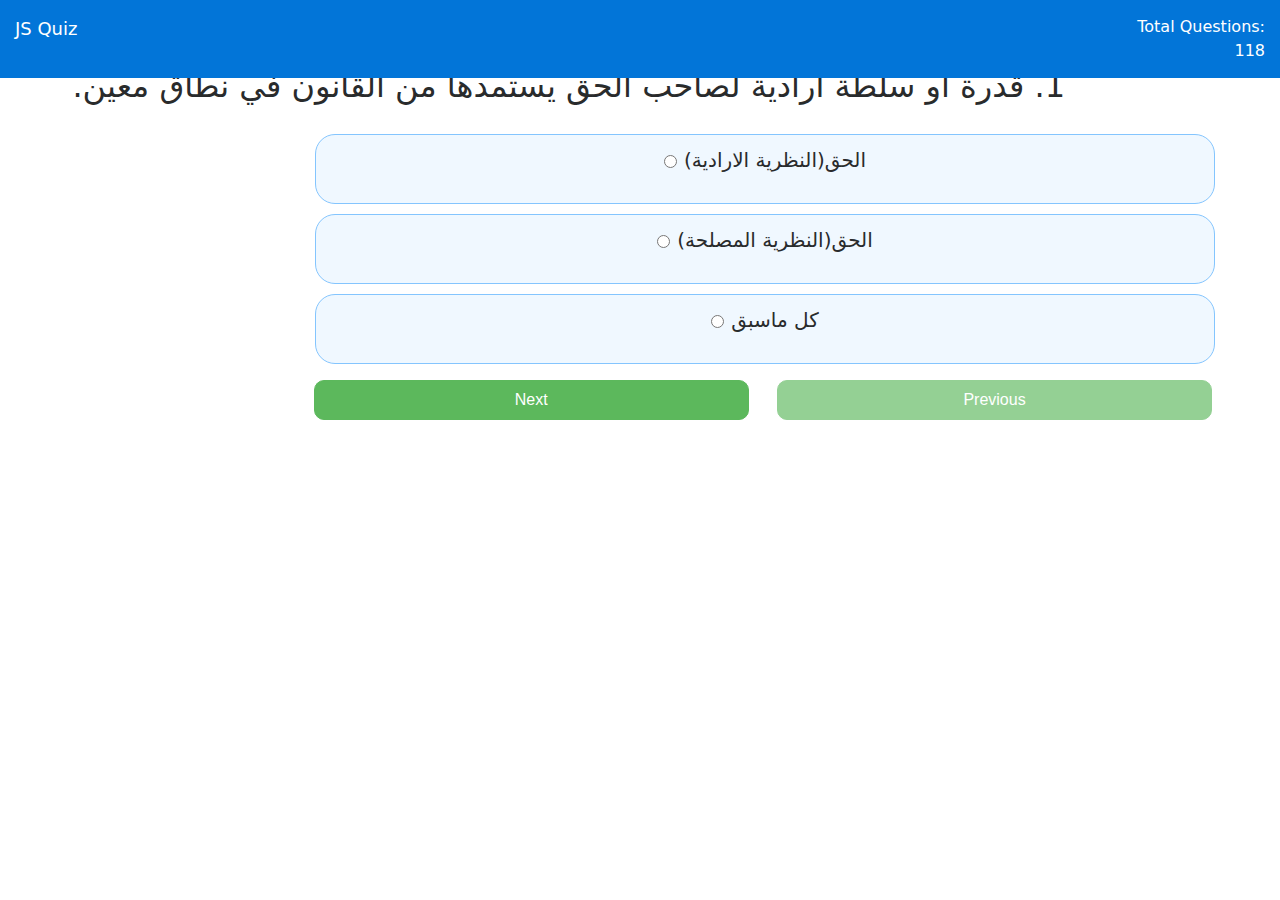
<file: quiz- him/kanon.html>
<!DOCTYPE html>
<html lang="en">
<head>
<meta charset="UTF-8">
<meta http-equiv="X-UA-Compatible" content="IE=edge">
<meta name="viewport" content="width=device-width, initial-scale=1.0">
<title>Quiz_مبادئ قانون</title>
<!-- <link rel="stylesheet" href="style1.css"> -->

<!-- <link rel="stylesheet" href="https://cdnjs.cloudflare.com/ajax/libs/font-awesome/4.7.0/css/font-awesome.css"> -->
<link rel="stylesheet" href="font-awesome.css">

<!-- <link rel="stylesheet" href="https://cdnjs.cloudflare.com/ajax/libs/twitter-bootstrap/4.0.0-alpha.6/css/bootstrap.min.css"> -->
<link rel="stylesheet" href="bootstrap.min.css">
<style>


    .content {
margin-top: 54px;
margin-right:200px;
}
.header {
padding: 15px;
position: fixed;
top: 0;
width: 100%;
z-index: 9999;
}
.left-title {
width: 80px;
color: #fff;
font-size: 18px;
float: left;
}
.right-title {
width: 150px;
text-align: right;
float: right;
color: #fff;
}
.quiz-body {
margin-top: 15px;
padding-bottom: 50px;
direction: rtl;
}
.option-block-container {
margin-top: 20px;
max-width: 900px;
text-align: center;
margin-right: -150px;
}
.option-block {
padding: 10px;
background: aliceblue;
border: 1px solid #84c5fe;
margin-bottom: 10px;
cursor: pointer;
font-size:20px;
height: 70px;
top: 10px;
border-radius: 20px;
}
.result-question {
font-weight: bold;
}
.c-wrong {
margin-left: 20px;
color: #ff0000;
}
.c-correct {
margin-left: 20px;
color: green;
}
.last-row {
border-bottom: 1px solid #ccc;
padding-bottom: 25px;
margin-bottom: 25px;
}
.res-header {
border-bottom: 1px solid #ccc;
margin-bottom: 15px;
padding-bottom: 15px;
}

.mt-2 {
    margin-top: 0.6rem!important;
}

#next{
width: 435px;
height: 40px;
border-radius: 10px;
margin-right: 13px;
}

#previous{
width: 435px;
height: 40px;
border-radius: 10px;
margin-right: -147px;
}

h4{
font-size: 2rem;
margin-left: 30px;
}



@media screen and (max-width: 667px) {	
#next{
height: 40px;
border-radius: 10px;
margin-right: -100px;
margin-top:0px;
width:100%;
}

#previous{
display: none;

}
h4{
width: 340px;
font-size: 2rem;
margin-right:-209px;
}

}

@media screen and (max-width: 1000px) {	
#next{
height: 40px;
border-radius: 10px;
margin-right: -100px;
margin-top:0px;
width:100%;
}

#previous{
display: none;

}
h4{
width: 250%;
font-size: 1.8rem;
margin-right:-209px;
margin-top: 30px;

    }

}
</style>
</head>
<body>
<header class="header bg-primary">
<div class="left-title">JS Quiz</div>
<div class="right-title">Total Questions: <span id="tque"></span></div>
<div class="clearfix"></div>
</header>
<div class="content">
    <div>
    </div>
<div class="container-fluid">
<div class="row">
<div class="col-sm-12">
<div id="result" class="quiz-body">
<form name="quizForm" onSubmit="">
<fieldset class="form-group">
<h4 ><span id="qid">1.</span> <span id="question"></span></h4>
<div class="option-block-container" id="question-options">
</div> <!-- End of option block -->
</fieldset>
<button name="previous" id="previous" class="btn btn-success">Previous</button>
&nbsp;
<button name="next" id="next" class="btn btn-success">Next</button>
</form>
</div>
</div> <!-- End of col-sm-12 -->
</div> <!-- End of row -->
</div> <!-- ENd of container fluid -->
</div> <!-- End of content -->
<script src="jquery-3.6.0.min.js"></script>

<script src="https://cdnjs.cloudflare.com/ajax/libs/twitter-bootstrap/4.0.0-alpha.6/js/bootstrap.min.js"></script>
<script src="bootstrap.min.js"></script>

<script>

var quiz = {
"JS": [
{
"id":1,
"question": "قدرة او سلطة أرادية لصاحب الحق يستمدها من القانون في نطاق معين.",
"options": [
{
"a": "الحق(النظرية الارادية)",
"b": "الحق(النظرية المصلحة)",
"C":"كل ماسبق",
}
],
"answer": "الحق(النظرية الارادية)",
"score": 0,
"status": ""
},
{
"id":2,
"question": "الارادة ليست شرطا لزما لتمتع الانسان باالحق.",
"options": [
{
"a": "صح",
"b": "خطأ",
}
],
"answer": "صح",
"score": 0,
"status": ""
},
{
"id":3,
"question":"قد يثبت لشخص بعض الحقوق دون ارادته,وأحيانا دون علمه مثل حقوق الأرث.",
"options": [
{
"a": "صح",
"b": "خطأ",
}
],
"answer": "صح",
"score": 0,
"status": ""
},
{
"id":4,
"question": "يخلط انصار نظرية المصلحة بين وجود الحق وأستعماله",
"options": [
{
"a": "صح",
"b": "خطأ",
}
],
"answer": "خطأ",
"score": 0,
"status":""
},
{
"id":5,
"question": "وجود الحق يتطلب وجود ارادة",
"options": [
{
"a": "صح",
"b": "خطأ",
}
],
"answer": "خطأ",
"score": 0,
"status": "لا"
},
{
"id":6,
"question": "يحرم الاشخاص الاعتبارية من اكتساب الحقوق لأنعدام الارادة الحقيقية.",
"options": [
{
"a": "صح",
"b": "خطأ",
}
],
"answer": "صح",
"score": 0,
"status": ""
},
{
"id":7,
"question": "مصلحة يحميها القانون ويعتبر انصار هذه النظرية ان المصلحة هي اساس الحق.",
"options": [
{
"a": "الحق(النظرية الادارية)",
"b": "الحق(النظرية المصلحة)",
"c": "الحق(النظرية الحديثة)",
}
],
"answer":"الحق(النظرية المصلحة)",
"score": 0,
"status": ""
},
{
"id":8,
"question": "يحرم الاشخاص الاعتبارية من اكتساب الحقوق لأنعدام الارادة الحقيقية.",
"options": [
{
"a": "صح",
"b": "خطأ",
}
],
"answer": "صح",
"score": 0,
"status": ""
},
{
"id":9,
"question":"ليس من المنطقي تعريف الحق بالغاية او المصلحة من الانتقادات التي وجهت الي (نظرية المصلحة)",
"options": [
{
"a": "صح",
"b": "خطأ",
}
],
"answer": "صح",
"score": 0,
"status": ""
},
{
"id":10,
"question":"الحق هو وسيلة لتحقيق المصالح بأعتبارها نتيجة مترابطة عنها من الانتقادات التي وجهت الي(نظرية المصلحة)",
"options": [
{
"a": "صح",
"b": "خطأ",
}
],
"answer": "صح",
"score": 0,
"status": ""
},
{
"id":11,
"question":"الحماية القانونية ليست ركنا في الحق كما يري انصار نظرية المصلحة بل هي وسيلة لاحقه لوجود الحق ونتيجة له",
"options": [
{
"a": "صح",
"b": "خطأ",
}
],
"answer": "صح",
"score": 0,
"status": ""
},
{
"id":12,
"question": "سلطة أرادية يعترف بها القانون ويحميها",
"options": [
{
"a": "الحق(النظرية الادارية)",
"b": "الحق(النظرية المصلحة)",
"c": "الحق(النظرية المختلطة)",
}
],
"answer": "الحق(النظرية المختلطة)",
"score": 0,
"status": ""
},
{
"id":13,
"question": "ميزة يمنحها القانون لشخص ما ويحميها له بوسائل قانونية.",
"options": [
{
"a": "الحق(النظرية الادارية)",
"b": "الحق(النظرية الحديثة)",
"c": "الحق(النظرية المختلطة)",
}
],
"answer": "الحق(النظرية الحديثة)",
"score": 0,
"status": ""
},
{
"id":14,
"question": "ابرز العناصر المميزة للحق من وجهة (نظرية الحديثة)",
"options": [
{
"a": "الأستئثار والأختصاص",
"b": "التسلط",
"c": "احترام الغير للحق",
"d": "الحماية القانونية",
"e": "كل ماسبق",
}
],
"answer": "كل ماسبق",
"score": 0,
"status": ""
},
{
"id":15,
"question":"الاستئثار يعني انفراد صاحب الحق دون غيره بالمميزات التي يخولها له الحق",
"options": [
{
"a": "صح",
"b": "خطأ",
}
],
"answer": "صح",
"score": 0,
"status": ""
},
{
"id":16,
"question":"التسلط هو القدرة علي التصرف بحرية في المال او القيمة محل الاستئثار سواء تم ذالك بعوض او بدون عوض",
"options": [
{
"a": "صح",
"b": "خطأ",
}
],
"answer": "صح",
"score": 0,
"status": ""
},
{
"id":17,
"question":"احترام الغير للحق يعني اعتراف القانون بالحق وأقراره بأستئثار صاحبه بمميزاته وهو الوسيلة التي تكفل احترام الحق",
"options": [
{
"a": "صح",
"b": "خطأ",
}
],
"answer": "خطأ",
"score": 0,
"status": "الحماية القانونية"
},
{
"id":18,
"question":"الحماية القانونية تعني احترام الغير للحق.",
"options": [
{
"a": "صح",
"b": "خطأ",
}
],
"answer": "خطأ",
"score": 0,
"status": "احترام الغير للحق"
},
{
"id":19,
"question":"  لاستئثار بقيمة ثابتة بالشرع او القانون لله تعالي او لشخص او لهما معا علي الغير مع حمايته عن طريق التسلط او الاقتضاء هو تعريف الراجح للحق",
"options": [
{
"a": "صح",
"b": "خطأ",
}
],
"answer": "صح",
"score": 0,
"status": ""
},
{
"id":20,
"question":"أذكر أنواع الحقوق",
"options": [
{
"a": "الحقوق السياسية",
"b": "الحقوق اللصيقة ياالشخخصية",
"c": "حقوق الاسرة",
"d": "حقوق المالية",
"e": "كل ماسبق",
}
],
"answer": "كل ماسبق",
"score": 0,
"status": ""
},
{
"id":21,
"question":"هي الحقوق التي تتقرر للشخص بأعتباره جماعة سياسية معينة",
"options": [
{
"a": "الحقوق السياسية",
"b": "الحقوق اللصيقة ياالشخخصية",
"c": "حقوق الاسرة",
}
],
"answer": "الحقوق السياسية",
"score": 0,
"status": ""
},
{
"id":22,
"question":"من خصائص الحقوق السياسية أنها حقوق غير مالية,ولا يجوز بالتالي التصرف فيها او الحكم عليها",
"options": [
{
"a": "صح",
"b": "خطأ",
}
],
"answer": "صح",
"score": 0,
"status": ""
},
{
"id":23,
"question":"من خصائص الحقوق السياسية أنها لا تتقرر لجميع الأفراد القاطنين في الدولة",
"options": [
{
"a": "صح",
"b": "خطأ",
}
],
"answer": "صح",
"score": 0,
"status": ""
},
{
"id":24,
"question":"لها طابع سياسي وتنتمي بالتالي لفرع القانون العام",
"options": [
{
"a": "الحقوق السياسية",
"b": "الحقوق اللصيقة ياالشخخصية",
"c": "حقوق الاسرة",
}
],
"answer": "الحقوق السياسية",
"score": 0,
"status": ""
},
{
"id":25,
"question":"من أمثلتها(حق الانتخاب الاعضاء في المجالس النيابية-الحق الترشيح لعضوية هذه المجالس)",
"options": [
{
"a": "الحقوق السياسية",
"b": "الحقوق اللصيقة ياالشخخصية",
"c": "حقوق الاسرة",
}
],
"answer": "الحقوق السياسية",
"score": 0,
"status": ""
},
{
"id":26,
"question":"تلك الحقوق التي تتقرر الأنسان بناء علي كونه أنسانا",
"options": [
{
"a": "الحقوق السياسية",
"b": "الحقوق اللصيقة ياالشخخصية",
"c": "حقوق الاسرة",
}
],
"answer": "الحقوق اللصيقة ياالشخخصية",
"score": 0,
"status": ""
},
{
"id":27,
"question":"من أنواع الحقوق اللصيقة أنها تتصل بالكيان المادي أو المعنوي للأنسان",
"options": [
{
"a": "صح",
"b": "خطأ",
}
],
"answer": "صح",
"score": 0,
"status": ""
},
{
"id":28,
"question":"مدي الصحة التصرف الوارد علي الاعضاء المتجددة والغير متجددة للأنسان من أنواع الخقوق السياسية",
"options": [
{
"a": "صح",
"b": "خطأ",
}
],
"answer": "خطأ",
"score": 0,
"status": "الحقوق اللصيقة"
},
{
"id":29,
"question":"الحقوق اللصيقة تتصل بالكيان المعنوي مثل.....",
"options": [
{
"a": "حق الأنسان علي أسمه",
"b": "حق الأنسان في المحافظة علي سمعته وشرفه",
"c":"حق الأنسان في نتاجه الذهني",
"d":"كل ماسبق",
}
],
"answer": "كل ماسبق",
"score": 0,
"status": ""
},
{
"id":30,
"question":"من خصائص الحقوق اللصيقة أنها تتميز يانها غير مالية تتصل أتصالا وثيقا بشخص صاحبها ",
"options": [
{
"a": "صح",
"b": "خطأ",
}
],
"answer": "صح",
"score": 0,
"status": ""
},
{
"id":31,
"question":"الحقوق السياسية لا تزول عن صاحبها ولا يجوز الأعتداء عليها",
"options": [
{
"a": "صح",
"b": "خطأ",
}
],
"answer": "خطأ",
"score": 0,
"status": "الحقوق اللصيقة"
},
{
"id":32,
"question":"من خصائص الحقوق اللصيقة......",
"options": [
{
"a": "لايجوز التصرف فيها",
"b": "لاتسقط بعدم الاستعمال",
"c":"لا تنتقل للتغير بالتقادم المكسب",
"d":"لاتتنقل بالأرث",
"e":"غير قابلة للحجر عليها",
"f":"كل ماسبق",
}
],
"answer": "كل ماسبق",
"score": 0,
"status": ""
},
{
"id":33,
"question":"يجوز الأعتداء علي الحقوق اللصيقة",
"options": [
{
"a": "صح",
"b": "خطأ",
}
],
"answer": "خطأ",
"score": 0,
"status": "لا يجوز"
},
{
"id":34,
"question":"هي الحقوق التي تتقرر للشخص بأعتباره عضوا في أسرة معينة",
"options": [
{
"a": "الحقوق السياسية",
"b": "الحقوق اللصيقة",
"c":"حقوق الاسرة",
}
],
"answer": "حقوق الاسرة",
"score": 0,
"status": ""
},
{
"id":35,
"question":"يغلب علي حقوق الأسرة الطابع المالي,وتدخل في نطاق الحقوق المالية",
"options": [
{
"a": "صح",
"b": "خطأ",
}
],
"answer": "خطأ",
"score": 0,
"status": "الغير المالي"
},
{
"id":36,
"question":"تتمز حقوق الاسرة بأن المصلحة لا تقتصر علي صاحبها",
"options": [
{
"a": "صح",
"b": "خطأ",
}
],
"answer": "صح",
"score": 0,
"status": ""
},
{
"id":37,
"question":"الحق الماليه يكون الحق ماليا حيث يكو محله قابلا للتقويم",
"options": [
{
"a": "صح",
"b": "خطأ",
}
],
"answer": "صح",
"score": 0,
"status": ""
},
{
"id":38,
"question":"يقصد بالزمة المالية مجموعة ما لدي الشخص من حقوق مالية",
"options": [
{
"a": "صح",
"b": "خطأ",
}
],
"answer": "صح",
"score": 0,
"status": ""
},
{
"id":39,
"question":"الجانب الأيجابي للذمة المالية يحتوي علي الألتزامات المالية للشخص",
"options": [
{
"a": "صح",
"b": "خطأ",
}
],
"answer": "خطأ",
"score": 0,
"status": "الجانب السلبي"
},
{
"id":40                                                      ,
"question":"الجانب السلبي يشتمل علي حقوق المالية للشخص",
"options": [
{
"a": "صح",
"b": "خطأ",
}
],
"answer": "خطأ",
"score": 0,
"status": "الجانب الأيجابي"
},
{
"id":41,
"question":"هو سلطة مباشرة ترد علي شئ معين,ولا يحتاجه صاحبه الي وساطة شخص أخر",
"options": [
{
"a": "الحق الشخصي",
"b": "الحق العيني",
}
],
"answer": "الحق العيني",
"score": 0,
"status": ""
},
{
"id":42,
"question":"رابطة بين طرفين بمقتضاها للطرف الأول (الدائن) ان يطالب الطرف التاني(لمدين) بالقيام بعمل معين",
"options": [
{
"a": "الحق الشخصي",
"b": "الحق العيني",
}
],
"answer":"الحق الشخصي",
"score": 0,
"status": ""
},
{
"id":43,                                                      
"question":"الحق العيني يتميز بأنه سلطة مباشرة علي شيء",
"options": [
{
"a": "صح",
"b": "خطأ",
}
],
"answer": "صح",
"score": 0,
"status": ""
},
{
"id":44,                                                      
"question":"الحق الشخصي محله عمل المدين",
"options": [
{
"a": "صح",
"b": "خطأ",
}
],
"answer": "صح",
"score": 0,
"status": ""
},
{
"id":45,
"question":"من صور الحق العيني أنه وردت في القانون علي سبيل الحصر حيث تحدد السلطات المخولة لأصحابها",
"options": [
{
"a": "صح",
"b": "خطأ",
}
],
"answer": "صح",
"score": 0,
"status": ""
},
{
"id":46,
"question":"من صور الحق الشخصي أن الأتفاق بشأنها لايقع تحت حصر,طالما أنه لايصطدم بالنظام العام",
"options": [
{
"a": "صح",
"b": "خطأ",
}
],
"answer": "صح",
"score": 0,
"status": ""
},
{
"id":47,
"question":"تكفي أرادة صاحب الحق العيني للنزول عن حقه من شروط النزول عن الحق في الحقوق......",
"options": [
{
"a": "الحقوق العينية",
"b": "الحقوق الشخصية",
}
],
"answer": "الحقوق العينية",
"score": 0,
"status": ""
},
{
"id":48,
"question":"بعض التقنيات تستلزم أتفاق الدائن والمدين كالقانون المدني من شروط النزول عن الحق في الحقوق......",
"options": [
{
"a": "الحقوق العينية",
"b": "الحقوق الشخصية",
}
],
"answer": "الحقوق الشخصية",
"score": 0,
"status": ""
},
{
"id":49,
"question":"هو سلطة مباشرة ترد علي شئ معين,ولا يحتاج صاحبها الي وساطة شخص اخر",
"options": [
{
"a": "الحق العيني",
"b": "الحق االشخصي",
"c":"كل ماسبق",
}
],
"answer": "الحق العيني",
"score": 0,
"status": ""
},
{
"id":50,
"question":"كل من يفقد في حالة الحرب يحكم القاضي بأعتباره ميت حكميا بعد مضي ...... نم تاريخ فقده.",
"options": [
{
"a":"أربع سنوات",
"b":"سنة واحدة",
"c":"15 يوم",
}
],
"answer": "أربع سنوات",
"score": 0,
"status": ""
},
{
"id":51,
"question":"كل من يفقد نتيجة وجوده في منزل قد أحترق أو قد هدم يحكم القاضي بأعتباره ميت حكميا بعد مضي ..... من تاريخ فقده.",
"options": [
{
"a":"أربع سنوات",
"b":"سنة واحدة",
"c":"15 يوم",
}
],
"answer": "أربع سنوات",
"score": 0,
"status": ""
},
{
"id":52,
"question":"كل من يفقد أثناء العمليات الحربية,وكان من رجال قوات المسلحة يصدر قرارا بأعتباره ميت حكميا بعد مضي ...... من تاريخ فقده",
"options": [
{
"a": "أربع سنوات",
"b": "سنة واحدة",
"c":"15 يوم",
}
],
"answer": "سنة واحدة",
"score": 0,
"status": ""
},
{
"id":53,
"question":"كل من يفقد علي ظهر  سفينة غرقت يصدر قرار بأعتباره ميت بعد مضي ...... من تاريخ فقده",
"options": [
{
"a":"أربع سنوات",
"b":"سنة واحدة",
"c":"15 يوم",
}
],
"answer": "15 يوم",
"score": 0,
"status": ""
},
{
"id":54,
"question":"كل من يفقد في طائرة سقطت يصدر قرار بأعتباره ميت بعد مضي ...... من تاريخ فقده.",
"options": [
{
"a":"أربع سنوات",
"b":"سنة واحدة",
"c":"15 يوم",
}
],
"answer": "15 يوم",
"score": 0,
"status": ""
},
{
"id":55,
"question":"أوجب القانون التبليغ  عن واقعة الميلاد خلال ...... يوما من تاريخ حدوثها.",
"options": [
{
"a": "7",
"b": "15",
"c":"31",
}
],
"answer": "15",
"score": 0,
"status": ""
},
{
"id":56,
"question":"الشخص المكلف بالتبليغ عن واقعة الميلاد هم .......",
"options": [
{
"a": "والد الطفل",
"b": "والدة الطفل",
"c":"مديرو المستشفيات",
"d":"كل ما سبق",
}
],
"answer": "كل ما سبق",
"score": 0,
"status": ""
},
{
"id":57,
"question":"يحق لوالدة الطفل تبليغ عن واقعة الميلاد شريطة",
"options": [
{
"a": "أثبات العلاقة الزوجية",
"b": "غياب الأب",
"c":"طلاق الأم",
}
],
"answer": "أثبات العلاقة الزوجية",
"score": 0,
"status": ""
},
{
"id":58,
"question":"نص القانون المدني علي أن حياة ألأنسان و ...... تبدأ بتمام ولادته حيا",
"options": [
{
"a": "شخصيته القانونية",
"b": "أهلية المدنية",
"c":"أهلية التجارية",
}
],
"answer": "شخصيته القانونية",
"score": 0,
"status": ""
},
{
"id":59,
"question":"نظرية ...... هي القدرة أو السلطة الأرادية لصاحب الحق , ويستمده من القانون.",
"options": [
{
"a": "الأرادة",
"b": "المصلحة",
"c":"المختلطة",
}
],
"answer": "الأرادة",
"score": 0,
"status": ""
},
{
"id":60,
"question":"...... هي القدرة علي أكتساب الحقوق دون تحمل الألتزامات.",
"options": [
{
"a": "أهلية الوجوب",
"b": "أهلية الأداء",
"c":"الأهلية المدنية",
}
],
"answer": "أهلية الوجوب",
"score": 0,
"status": ""
},
{
"id":61,
"question":"هي القدرة علي أكتساب الحقوق وتحمل الألتزامات",
"options": [
{
"a": "أهلية الوجوب",
"b": "أهلية الأداء",
"c":"الأهلية المدنية",
}
],
"answer": "أهلية الأداء",
"score": 0,
"status": ""
},
{
"id":62,
"question":"يتمتع كل من بلغ 21 عاما بأهلية ......",
"options": [
{
"a": "وجوب",
"b": "أداء",
"c":"كل ماسبق",
}
],
"answer": "أداء",
"score": 0,
"status": ""
},
{
"id":63,
"question":"يتمتع كل من بلغ 15 عاما بأهلية .......",
"options": [
{
"a": "وجوب",
"b": "أداء",
"c":"كل ماسبق",
}
],
"answer": "وجوب",
"score": 0,
"status": ""
},
{
"id":64,
"question":"يتمتع عديمي الأهلية - شرعا وقانونا - بأهلية .......",
"options": [
{
"a": "وجوب",
"b": "أداء",
"c":"كل ماسبق",
}
],
"answer": "وجوب",
"score": 0,
"status": ""
},
{
"id":65,
"question":"يتمتع المجانين - شرعا وقانونا - بأهلية .......",
"options": [
{
"a": "وجوب",
"b": "أداء",
"c":"كل ماسبق",
}
],
"answer": "وجوب",
"score": 0,
"status": ""
},
{
"id":66,
"question":"يتمتع الغير المميزين - شرعا وقانونا - بأهلية .......",
"options": [
{
"a": "وجوب",
"b": "أداء",
"c":"كل ماسبق",
}
],
"answer": "وجوب",
"score": 0,
"status": ""
},
{
"id":66,
"question":"نظرية عرفت الحق بأنه مصلحة يحميها القانون.",
"options": [
{
"a": "الأرادة",
"b": "المصلحة",
"c":"المختلطة",
}
],
"answer": "المصلحة",
"score": 0,
"status": ""
},
{
"id":67,
"question":"نظرية عرفت الحق بأنه سلطة أرادية ومصلحة يحميها القانون.",
"options": [
{
"a": "الأرادة",
"b": "المصلحة",
"c":"المختلطة",
}
],
"answer": "المختلطة",
"score": 0,
"status": ""
},
{
"id":68,
"question":"يعرف الحق بأنه ميزة يمنحها القانون لشخص ما ويحميها له بوسائل قانونية, وبمقتضي هذه الميزة يستطيع هذا الشخص أن يتصرف في مال أقر القانون له",
"options": [
{
"a": "النظرية الحديثة",
"b": "المظرية القديمة",
"c":"نظرية المصلحة",
}
],
"answer": "نظرية الحديثة",
"score": 0,
"status": ""
},
{
"id":69,
"question":"يعني أنفراد صاحب الحق -دون غيره- بالمميزات يخولها له الحق",
"options": [
{
"a": "الأستئثار",
"b": "التسلط",
"c":"كل ماسبق",
}
],
"answer": "الأستئثار",
"score": 0,
"status": ""
},
{
"id":70,
"question":"هو القدرة علي التصرف بحرية في المال أو القيمة محل الأستئثار.",
"options": [
{
"a": "الأستئثار",
"b": "التسلط",
"c":"كل ماسيق",
}
],
"answer": "التسلط",
"score": 0,
"status": ""
},
{
"id":71,
"question":"يتم حماية الحق في مواجهة الغير عن طريق مايعرف بأسم",
"options": [
{
"a": "الدعوي القضائية",
"b": "التسلط",
"c":"الأستئثار",
}
],
"answer": "الدعوي القضائية",
"score": 0,
"status": ""
},
{
"id":72,
"question":"الأداء الفنية التي أتاحها القانون اللأفراد لحماية حقوقهم أو مراكزهم القانونية عند الأعتداء عليها هي",
"options": [
{
"a": "الدعوي القضائية",
"b": "التسلط",
"c":"الأستئثار",
}
],
"answer": "الدعوي القضائية",
"score": 0,
"status": ""
},
{
"id":73,
"question":"هي الحقوق التي تتقرر للشخص بأعتباره عضوا في جماعة سياسية معينة.",
"options": [
{
"a": "الحقوق السياسية",
"b": "الحقوق اللصيقة الشخصية",
"c":"حقوق الأسرة",
}
],
"answer": "الحقوق السياسية",
"score": 0,
"status": ""
},
{
"id":74,
"question":"هي الحقوق التي تهدف الي الأستراك في حكم البلاد وادارة شئونها.",
"options": [
{
"a": "الحقوق السياسية",
"b": "الحقوق اللصيقة الشخصية",
"c":"حقوق الأسرة",
}
],
"answer": "الحقوق السياسية",
"score": 0,
"status": ""
},
{
"id":75,
"question":"يعد من أمثلة الحقوق اللصيقة بالشخصية الحق في. ",
"options": [
{
"a": "الحياة",
"b": "سلامة الجسم",
"c":"كل ماسبق",
}
],
"answer": "كل ماسبق",
"score": 0,
"status": ""
},
{
"id":76,
"question":"يعد من أمثلة الحقوق الحقوق اللصيقة بالشخصية المتعلقة بالكيان المادي اللأنسان الق في ......",
"options": [
{
"a": "الحياة",
"b": "تولي الوظائف العامة",
"c":"الأنتخاب",
}
],
"answer": "الحياة",
"score": 0,
"status": ""
},
{
"id":77,
"question":"الحق في ...... يعد من أمثلة الحقوق اللصيقة بالشخصية المتصلة بالكيان المعنوي اللأنسان.",
"options": [
{
"a": "الأسم",
"b": "المحافظة علي السمعه والشرف",
"c":"كل ماسبق",
}
],
"answer": "كل ماسبق",
"score": 0,
"status": ""
},
{
"id":78,
"question":"يعتبر القانون في حد ذاته .......",
"options": [
{
"a": "غاية",
"b": "وسيلة",
"c":"كل ماسبق",
}
],
"answer": "وسيلة",
"score": 0,
"status": ""
},
{
"id":79,
"question":"يعتبر مجموعة من القواعد العامة المجردة المكتوبة التي تنظم سلوك الفرد داخل المجتمع",
"options": [
{
"a": "العرف",
"b": "القانون",
"c":"كل ماسبق",
}
],
"answer": "القانون",
"score": 0,
"status": ""
},
{
"id":80,
"question":"يعتبر مجموعة من القواعد العامة المجردة الغير المكتوبة التي تنظم سلوك الفرد داخل المجتمع",
"options": [
{
"a": "العرف",
"b": "القانون",
"c":"كل ماسبق",
}
],
"answer": "العرف",
"score": 0,
"status": ""
},
{
"id":81,
"question":"يقصد بالقانون مجموع مجموع القواعد القانونية التي تصدر عن السلطة",
"options": [
{
"a": "التشريعية",
"b": "التنفيذية",
"c":"القضائية",
}
],
"answer": "التشريعية",
"score": 0,
"status": ""
},
{
"id":82,
"question":"هي مجموعة من القواعد القانونية التي تصدر عن البرلمان",
"options": [
{
"a": "الدستور",
"b": "القانون",
"c":"الدين",
}
],
"answer": "القانون",
"score": 0,
"status": ""
},
{
"id":83,
"question":"القاعدة ...... هي التي تقوم بتقويم سلوك الفرد لما ينبغي ان يكون عليه الحال",
"options": [
{
"a": "التقويمية",
"b": "التقريرية",
"c":"كل ماسبق",
}
],
"answer": "التقويمية",
"score": 0,
"status": ""
},
{
"id":84,
"question":"القاعدة ..... هي التي تقر بواقعه أو وضع معين مخالف فتقننه",
"options": [
{
"a": "التقويمية",
"b": "التقريرية",
"c":"كل ماسبق",
}
],
"answer": "التقريرية",
"score": 0,
"status": ""
},
{
"id":85,
"question":"قانون التصالحات يعد من القواعد .......",
"options": [
{
"a": "التقويمية",
"b": "التقريرية",
"c":"كل ماسبق",
}
],
"answer": "التقريرية",
"score": 0,
"status": ""
},
{
"id":86,
"question":"القاعدة القانوية تخاطب .......",
"options": [
{
"a": "كل شخص",
"b": "كل واقعة",
"c":"كل ماسبق",
}
],
"answer": "كل ماسبق",
"score": 0,
"status": ""
},
{
"id":87,
"question":"هو الذي يخاطب الشخص بأسمه وبشخصه",
"options": [
{
"a": "القانون",
"b": "القرار",
"c":"الدين",
}
],
"answer": "القرار",
"score": 0,
"status": ""
},
{
"id":88,
"question":"هو الذي يخاطب الشخص بصفته",
"options": [
{
"a": "القانون",
"b": "القرار",
"c":"الدين",
}
],
"answer": "القانون",
"score": 0,
"status": ""
},
{
"id":89,
"question":"القرار الأداري يخاطب الفرد ب......",
"options": [
{
"a": "صفته",
"b": "أسمه",
"c":"جنسه",
}
],
"answer": "أسمه",
"score": 0,
"status": ""
},
{
"id":90,
"question":"قانون التصالحات يعتبر من القواعد ......",
"options": [
{
"a": "التقويمية",
"b": "التقريرية",
"c":"كل ماسبق",
}
],
"answer": "التقريرية",
"score": 0,
"status": ""
},
{
"id":91,
"question":"من خصائص القاعدة القانونية أنها قاعدة .......",
"options": [
{
"a": "سلوكية",
"b": "اجتماعية",
"c":"كل ماسبق",
}
],
"answer": "كل ماسبق",
"score": 0,
"status": ""
},
{
"id":92,
"question":"من انواع الجزاء عن مخالفة القانون الجنائي ........",
"options": [
{
"a": "البطلان",
"b": "السجن",
"c":"كل ماسبق",
}
],
"answer": "السجن",
"score": 0,
"status": ""
},
{
"id":93,
"question":"يعاقب يالحبس علي مخالفة قواعد القانون .......",
"options": [
{
"a": "الجنائي",
"b": "المدني",
"c":"التجاري",
}
],
"answer": "الجنائي",
"score": 0,
"status": ""
},
{
"id":94,
"question":"هي أشد أنواع الجرائم",
"options": [
{
"a": "الجنايات",
"b": "الجنح",
"c":"المخالفات",
}
],
"answer": "الجنايات",
"score": 0,
"status": ""
},
{
"id":95,
"question":"يعاقب علي المخالفات ......",
"options": [
{
"a": "الغرامة",
"b": "الأعدام",
"c":"السجن",
}
],
"answer": "الغرامة",
"score": 0,
"status": ""
},
{
"id":96,
"question":"من صور الجزاء في القانون المدني",
"options": [
{
"a": "البطلان",
"b": "الفسخ",
"c":"كل ماسبق",
}
],
"answer": "كل ماسبق",
"score": 0,
"status": ""
},
{
"id":97,
"question":"هو جزاء يترتب علي أخلال احد المتعاقدين بتنفيذ التزاماته التعاقدية",
"options": [
{
"a": "البطلان",
"b": "الفسخ",
"c":"التعويض",
}
],
"answer": "الفسخ",
"score": 0,
"status": ""
},
{
"id":98,
"question":"هو القانون الذي يبين الأفعال التي تعتبر جرائم والعقوبات المقررة لكل منها",
"options": [
{
"a": "القانون الجنائي",
"b": "القانون المدني",
"c":"القانون التجاري",
}
],
"answer": "القانون الجنائي",
"score": 0,
"status": ""
},
{
"id":99,
"question":"هو القانون الذي ينقسم الي قسمين, قانون العقوبات وقانون الأجراءت الجنائية. ",
"options": [
{
"a": "القانون الجنائي",
"b": "القانون المدني",
"c":"القانون التجاري",
}
],
"answer": "القانون الجنائي",
"score": 0,
"status": ""
},
{
"id":100,
"question":"هو جزاء يترتب علي مخالفة العقد للنظام العام",
"options": [
{
"a": "الفسخ",
"b": "البطلان",
"c":"التنفيذ العيني",
}
],
"answer": "البطلان",
"score": 0,
"status": ""
},
{
"id":101,
"question":"من فروع القانون العام",
"options": [
{
"a": "القانون الجنائي",
"b": "القانون المدني",
"c":"كل ماسبق",
}
],
"answer": "القانون الجنائي",
"score": 0,
"status": ""
},
{
"id":102,
"question":"من فروع القانون العام",
"options": [
{
"a": "القانون الجنائي",
"b": "القانون الدستوري",
"c":"كل ماسبق",
}
],
"answer": "كل ماسبق",
"score": 0,
"status": ""
},
{
"id":103,
"question":"يوجد فرق بين وجود الحق وأستعماله",
"options": [
{
"a": "صح",
"b": "خطأ",
}
],
"answer": "صح",
"score": 0,
"status": ""
},
{
"id":104,
"question":"يثبت للشخص بعض الحقوق دون أرادته",
"options": [
{
"a": "صح",
"b": "خطأ",
}
],
"answer": "صح",
"score": 0,
"status": ""
},
{
"id":105,
"question":"يحرم الأشخاص الأعتبارية من أكتساب الحقوق",
"options": [
{
"a": "صح",
"b": "خطأ",
}
],
"answer": "خطأ",
"score": 0,
"status": ""
},
{
"id":106,
"question":"هناك واجبا قانونيا يقع علي الكافة مقتضاه احترام الحق والأمتناع عن كل عمل من شأنه المسا به",
"options": [
{
"a": "صح",
"b": "خطأ",
}
],
"answer": "صح",
"score": 0,
"status": ""
},
{
"id":107,
"question":"الحقوق الساسية هي حقوق غير مالية, ولا يجوز بالتالي التصرف فيها",
"options": [
{
"a": "صح",
"b": "خطأ",
}
],
"answer": "صح",
"score": 0,
"status": ""
},
{
"id":108,
"question":"الحقوق الساسية لا تسقط بالتقادم بعدم الأستعمال",
"options": [
{
"a": "صح",
"b": "خطأ",
}
],
"answer": "صح",
"score": 0,
"status": ""
},
{
"id":109,
"question":"الحقوق اللصيقة بالشخصية يجوز التصرف فيها",
"options": [
{
"a": "صح",
"b": "خطأ",
}
],
"answer": "خطأ",
"score": 0,
"status": ""
},
{
"id":110,
"question":"الحقوق اللصيقة بالشخصية تسقط بعدم الأستعمال",
"options": [
{
"a": "صح",
"b": "خطأ",
}
],
"answer": "خطأ",
"score": 0,
"status": ""
},
{
"id":111,
"question":"الحقوق اللصيقة بالشخصية تنتقل للغير بالتقادم المكسب",
"options": [
{
"a": "صح",
"b": "خطأ",
}
],
"answer": "خطأ",
"score": 0,
"status": ""
},
{
"id":112,
"question":"الحقوق اللصيقة بالشخصية تنتقل بالأرث",
"options": [
{
"a": "صح",
"b": "خطأ",
}
],
"answer": "خطأ",
"score": 0,
"status": ""
},
{
"id":113,
"question":"الحقوق اللصيقة بالشخصية غير قابلة للحجز عليها",
"options": [
{
"a": "صح",
"b": "خطأ",
}
],
"answer": "خطأ",
"score": 0,
"status": ""
},
{
"id":114,
"question":"يشترط الأكتساب الشخصية القانونيةانفصال الجنين عن رحم الأم انفصالا تاما",
"options": [
{
"a": "صح",
"b": "خطأ",
}
],
"answer": "صح",
"score": 0,
"status": ""
},
{
"id":115,
"question":"يشترط لأكتساب الشخصية القانونية أن ينفصل المولود عن أمه وهو نابضا بالحياة",
"options": [
{
"a": "صح",
"b": "خطأ",
}
],
"answer": "صح",
"score": 0,
"status": ""
},
{
"id":116,
"question":"كل مفقود غائب",
"options": [
{
"a": "صح",
"b": "خطأ",
}
],
"answer": "صح",
"score": 0,
"status": ""
},
{
"id":117,
"question":"كل غائب مفقود",
"options": [
{
"a": "صح",
"b": "خطأ",
}
],
"answer": "خطأ",
"score": 0,
"status": ""
},

]
}
var quizApp = function () {
    this.score = 0;
this.qno = 1;
this.currentque = 0;
var totalque = quiz.JS.length;
this.displayQuiz = function (cque) {
this.currentque = cque;
if (this.currentque < totalque) {
$("#tque").html(totalque);
$("#previous").attr("disabled", false);
$("#next").attr("disabled", false);
$("#qid").html(quiz.JS[this.currentque].id + '.');
$("#question").html(quiz.JS[this.currentque].question);
$("#question-options").html("");
for (var key in quiz.JS[this.currentque].options[0]) {
if (quiz.JS[this.currentque].options[0].hasOwnProperty(key)) {
$("#question-options").append(
"<div class='form-check option-block'>" +
"<label style='direction:ltr; ' class='form-check-label'>" +
"<input type='radio' class='form-check-input mt-2 w-5 ' name='option' id='q" + key + "' value='" + quiz.JS[this.currentque].options[0][key] + "'><span id='optionval'>" +
quiz.JS[this.currentque].options[0][key] +
"</span></label>"
);

}
}
}
if (this.currentque <= 0) {
$("#previous").attr("disabled", true);
}
if (this.currentque >= totalque) {
$('#next').attr('disabled', true);
for (var i = 0; i < totalque; i++) {
this.score = this.score + quiz.JS[i].score;
}
return this.showResult(this.score);
}
}
this.showResult = function (scr) {
$("#result").addClass('result');
$("#result").html("<h1 class='res-header'>Total Score: &nbsp;" + scr + '/' + totalque + "</h1>");
for (var j = 0; j < totalque; j++) {
var res;
if (quiz.JS[j].score == 0) {
res = '<span class="wrong">' + quiz.JS[j].score + '</span><i class="fa fa-remove c-wrong"></i>';

var sta ;
sta = '<h2>'+ quiz.JS[j].status +'</h2>';
} else {
res = '<span class="correct">' + quiz.JS[j].score + '</span><i class="fa fa-check c-correct"></i>';
}
$("#result").append(
'<div class="result-question"><span>Q ' + quiz.JS[j].id + '</span> &nbsp;' + quiz.JS[j].question + '</div>' +
'<div><b>Correct answer:</b> &nbsp;' + quiz.JS[j].answer + '</div>' +
'<div class="last-row"><b>Score:</b> &nbsp;' + res +
'</div>'
);
}
}
this.checkAnswer = function (option) {
var answer = quiz.JS[this.currentque].answer;
option = option.replace(/</g, "&lt;") //for <
option = option.replace(/>/g, "&gt;") //for >
option = option.replace(/"/g, "&quot;")
if (option == quiz.JS[this.currentque].answer) {
if (quiz.JS[this.currentque].score == "") {
quiz.JS[this.currentque].score = 1;
quiz.JS[this.currentque].status = "correct";
}
} else {
quiz.JS[this.currentque].status = "wrong";
}
}
this.changeQuestion = function (cque) {
this.currentque = this.currentque + cque;
this.displayQuiz(this.currentque);
}
}
var jsq = new quizApp();
var selectedopt;
$(document).ready(function () {
jsq.displayQuiz(0);
$('#question-options').on('change', 'input[type=radio][name=option]', function (e) {
//var radio = $(this).find('input:radio');
$(this).prop("checked", true);
selectedopt = $(this).val();
});
});
$('#next').click(function (e) {
e.preventDefault();
if (selectedopt) {
jsq.checkAnswer(selectedopt);
}
jsq.changeQuestion(1);
});
$('#previous').click(function (e) {
e.preventDefault();
if (selectedopt) {
jsq.checkAnswer(selectedopt);
}
jsq.changeQuestion(-1);
});
</script>
</body>
</html>
</file>
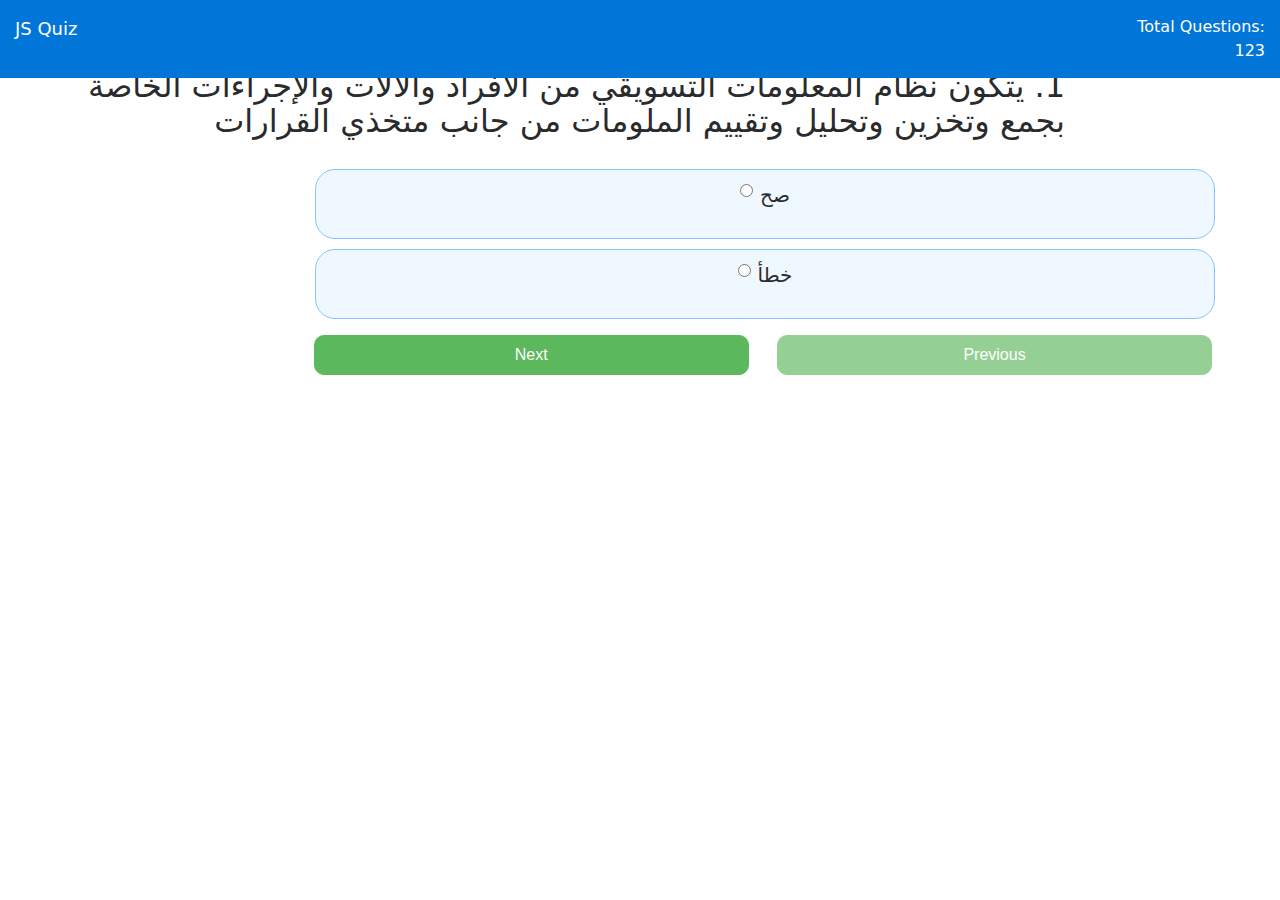
<file: quiz- him/markating.html>
<!DOCTYPE html>
<html lang="en">
<head>
<meta charset="UTF-8">
<meta http-equiv="X-UA-Compatible" content="IE=edge">
<meta name="viewport" content="width=device-width, initial-scale=1.0">
<title>Quiz_التسويق</title>
<!-- <link rel="stylesheet" href="style1.css"> -->

<!-- <link rel="stylesheet" href="https://cdnjs.cloudflare.com/ajax/libs/font-awesome/4.7.0/css/font-awesome.css"> -->
<link rel="stylesheet" href="font-awesome.css">

<!-- <link rel="stylesheet" href="https://cdnjs.cloudflare.com/ajax/libs/twitter-bootstrap/4.0.0-alpha.6/css/bootstrap.min.css"> -->
<link rel="stylesheet" href="bootstrap.min.css">
<style>


    .content {
margin-top: 54px;
margin-right:200px;
}
.header {
padding: 15px;
position: fixed;
top: 0;
width: 100%;
z-index: 9999;
}
.left-title {
width: 80px;
color: #fff;
font-size: 18px;
float: left;
}
.right-title {
width: 150px;
text-align: right;
float: right;
color: #fff;
}
.quiz-body {
margin-top: 15px;
padding-bottom: 50px;
direction: rtl;
}
.option-block-container {
margin-top: 20px;
max-width: 900px;
text-align: center;
margin-right: -150px;
}
.option-block {
padding: 10px;
background: aliceblue;
border: 1px solid #84c5fe;
margin-bottom: 10px;
cursor: pointer;
font-size:20px;
height: 70px;
top: 10px;
border-radius: 20px;
}
.result-question {
font-weight: bold;
}
.c-wrong {
margin-left: 20px;
color: #ff0000;
}
.c-correct {
margin-left: 20px;
color: green;
}
.last-row {
border-bottom: 1px solid #ccc;
padding-bottom: 25px;
margin-bottom: 25px;
}
.res-header {
border-bottom: 1px solid #ccc;
margin-bottom: 15px;
padding-bottom: 15px;
}

.mt-2 {
    margin-top: 0.6rem!important;
}

#next{
width: 435px;
height: 40px;
border-radius: 10px;
margin-right: 13px;
}

#previous{
width: 435px;
height: 40px;
border-radius: 10px;
margin-right: -147px;
}

h4{
font-size: 2rem;
margin-left: 30px;
}



@media screen and (max-width: 667px) {	
#next{
height: 40px;
border-radius: 10px;
margin-right: -100px;
margin-top:0px;
width:100%;
}

#previous{
display: none;

}
h4{
width: 340px;
font-size: 2rem;
margin-right:-209px;
}

}

@media screen and (max-width: 1000px) {	
#next{
height: 40px;
border-radius: 10px;
margin-right: -100px;
margin-top:0px;
width:100%;
}

#previous{
display: none;

}
h4{
width: 250%;
font-size: 1.8rem;
margin-right:-209px;
margin-top: 30px;

   }
}
</style>
</head>
<body>
<header class="header bg-primary">
<div class="left-title">JS Quiz</div>
<div class="right-title">Total Questions: <span id="tque"></span></div>
<div class="clearfix"></div>
</header>
<div class="content">
    <div>
    </div>
    <div class="container-fluid">
<div class="row">
<div class="col-sm-12">
<div id="result" class="quiz-body">
<form name="quizForm" onSubmit="">
<fieldset class="form-group">
<h4><span id="qid">1.</span> <span id="question"></span></h4>
<div class="option-block-container" id="question-options">
</div> <!-- End of option block -->
</fieldset>
<button name="previous" id="previous" class="btn btn-success">Previous</button>
&nbsp;
<button name="next" id="next" class="btn btn-success">Next</button>
</form>
</div>
</div> <!-- End of col-sm-12 -->
</div> <!-- End of row -->
</div> <!-- ENd of container fluid -->
</div> <!-- End of content -->
<script src="jquery-3.6.0.min.js"></script>

<script src="https://cdnjs.cloudflare.com/ajax/libs/twitter-bootstrap/4.0.0-alpha.6/js/bootstrap.min.js"></script>
<script src="bootstrap.min.js"></script>

<script>
/* Created and coded by Abhilash Narayan */
/* Quiz source: w3schools.com */
input=document.querySelector("input")
var quiz = {
"JS": [
{
"id": 1,
"question":"يتكون نظام المعلومات التسويقي من الأفراد والآلات والإجراءات الخاصة بجمع وتخزين وتحليل وتقييم الملومات من جانب متخذي القرارات",
"options": [
{
"a":"صح",
"b":"خطأ",
}
],
"answer":"صح",
"score": 0,
"status": ""
},
{
"id": 2,
"question":"تظهر أهمية المعلومات وبحوث التسويق بالنسبة للمنظمات من خلال",
"options": [
{
"a":"تأثير الضغوط التنافسية",
"b":"تحقيق التوسع في الأسواق",
"c":"ارتفاع تكلفة الأخطاءالتسويقية",
"d":"نمو وتزايد حجم توقعات العملاء",
"e":"كل ماسبق",
}
],
"answer":"كل ماسبق",
"score": 0,
"status": ""
},
{
"id": 3,
"question":"لكي تصبح أي منظمة متميزة عن منافسيها لا بد أن تمتلك ",
"options": [
{
"a":"ميزة تجارية",
"b":"ميزة تنافسية",
"c":"كل ماسبق"
}
],
"answer":"ميزة تنافسية",
"score": 0,
"status": ""
},
{
"id": 4,
"question":"الميزة تنافسية مثل",
"options": [
{
"a":"دخول أسواق جديدة",
"b":"انتاج منتجات جديدة ومتطورة عن منافسيها",
"c":"كل ماسبق",
}
],
"answer":"كل ماسبق",
"score": 0,
"status": ""
},
{
"id":5,
"question":"مع تزايد الضغوط التنافسية امام المنظمات تظهر أهمية بحوث التسويق ونظم المعلومات",
"options": [
{
"a":"صح",
"b":"خطأ",
}
],
"answer": "صح",
"score": 0,
"status": ""
},
{
"id": 6,
"question":"تحقيق التوسع في الأسواق ينتج عنه تزايد حجم الأسواق,زيادة عدد الشركات التي تتعامل معها",
"options": [
{
"a":"صح",
"b":"خطأ",
}
],
"answer": "صح",
"score": 0,
"status": ""
},
{
"id":7,
"question":"الخطاء التسويقي يتسبب في خروج المنظمة من السوق",
"options": [
{
"a":"تأثير الضغوط التنافسية",
"b":"تحقيق التوسع في الأسواق",
"c":"ارتفاع تكلفة الأخطاءالتسويقية",
}
],
"answer": "ارتفاع تكلفة الأخطاءالتسويقية",
"score": 0,
"status": ""
},
{
"id": 8,
"question":"أساسها هو إجراء البحوث التسويقية وجمع المعلومات",
"options": [
{
"a":"تأثير الضغوط التنافسية",
"b":"نمو وتزايد حجم توقعات العملاء",
"c":"ارتفاع تكلفة الأخطاءالتسويقية",
}
],
"answer":"نمو وتزايد حجم توقعات العملاء",
"score": 0,
"status": ""
},
{
"id": 9,
"question":"وجود نسبة كبيرة من عدد المستهلكين ذات حاجات متشابهة ومتقاربة نحو المنتج من أهم شروط النجاح التسويق الموحد",
"options": [
{
"a":"صح",
"b":"خطأ",
}
],
"answer": "صح",
"score": 0,
"status": ""
},
{
"id": 10,
"question":"وجود مشترين ذات حاجات وأدراكات وسلوكيات متباينة أهم مايميز التسويق لقطاع واحد",
"options": [
{
"a":"صح",
"b":"خطأ",
}
],
"answer": "صح",
"score": 0,
"status": ""
},
{
"id": 11,
"question":"تفضيل المنتجات و البرامج التسويقية طبقا لأذواق فردية مواقع معينة اهم مايميز التسويق الواسع",
"options": [
{
"a":"صح",
"b":"خطأ",
}
],
"answer": "خطأ",
"trues":"التسويق الجزئي",
"score": 0,
"status": ""
},
{
"id": 12,
"question":"تقديم مزيج تسويقي ملائم لحاجات ورغبات مجموعات محلية من المستهلكين أهم مايميز التسويق الفردي",
"options": [
{
"a":"صح",
"b":"خطأ",
}
],
"answer": "خطأ",
"trues":"التسويق المحلي",
"score": 0,
"status": ""
},
{
"id": 13,
"question":"تفضيل المنتجات والبرامج التسويقية في ضوء حاجات  ورغبات مستهلكين فرديين أهم مايميز التسويق الفردي",
"options": [
{
"a":"صح",
"b":"خطأ",
}
],
"answer": "صح",
"score": 0,
"status": ""
},
{
"id": 14,
"question":"الاجتماع في مستوي العمر وأختلاف في نمط الحياة أهم مايميز الأساس السيكوجرافي",
"options": [
{
"a":"صح",
"b":"خطأ",
}
],
"answer": "صح",
"score": 0,
"status": ""
},
{
"id": 15,
"question":"يعد الأساس السلوكي أفضل نقطة بداية لبناء عملية تقسيم السوق",
"options": [
{
"a":"صح",
"b":"خطأ",
}
],
"answer": "صح",
"score": 0,
"status": ""
},
{
"id": 16,
"question":"تقسيم المشترين الي مجموعات بناء علي معرفتهم وأتجاهتهم ومدي أستجابتهم للمنتجات أهم مايميز أساس المنفعة",
"options": [
{
"a":"صح",
"b":"خطأ",
}
],
"answer": "خطأ",
"trues": "علي الأساس السلوكي",
"score": 0,
"status": ""
},
{
"id": 17,
"question":"متنجات لا يتم شرائها ألا في مناسبات معينة أهم مايميز أساس مناسبات شراء",
"options": [
{
"a":"صح",
"b":"خطأ",
}
],
"answer": "صح",
"score": 0,
"status": ""
},
{
"id": 18,
"question":"تشير الي محموعات مختلفة من المشترين ذات حاجات وخصائص مختلفة والذي بدوره يتتطلب منتحات وخدمات وعناصر مزيج تسويقي مناسب",
"options": [
{
"a":"تقسيم المستهلك النهائي",
"b":"تقسيم الوسطاء",
"c":"تقسيم السوق"
}
],
"answer":"تقسيم السوق",
"score": 0,
"status": ""
},
{
"id": 19,
"question":"مستويات تقسيم السوق تتمثل في ....",
"options": [
{
"a":"التسويق لقطاع واحد",
"b":"التسويق الفرعي",
"c":"التسويقي الواسع",
"d":"كل ماسبق"
}
],
"answer":"كل ماسبق",
"score": 0,
"status": ""
},
{
"id": 20,
"question":"يعمل علي تقديم مزيج تسويقي ذو سمات خاصة وعرض مجموعة من المزايا الفريدة له",
"options": [
{
"a":"التسويق لقطاع واحد",
"b":"التسويق الفرعي",
"c":"التسويق الواسع"
}
],
"answer":"التسويق الفرعي",
"score": 0,
"status": ""
},
{
"id": 21,
"question":"يركز التسويق الفرعي علي.",
"options": [
{
"a":"خدمة قسم فرعي",
"b":"قطاع فرعي",
"c":"كل ماسبق"
}
],
"answer":"كل ماسبق",
"score": 0,
"status": ""
},
{
"id": 22,
"question":"يشمل التسويق الجزئي نوعين هما:",
"options": [
{
"a":"التسويق المحلي",
"b":"التسويق الفردي",
"c":"كل ماسبق",
"d":"لا شيء مماسبق",
}
],
"answer":"كل ماسبق",
"score": 0,
"status": ""
},
{
"id": 23,
"question":"أساس تقسيم المستهلك النهائي تتمثل في.....",
"options": [
{
"a":"الأساس الجغرافي",
"b":"الأساس الديموغرافي",
"c":"الأساس السلوكي",
"d":"كل ماسبق",
}
],
"answer":"كل ماسبق",
"score": 0,
"status": ""
},
{
"id": 24,
"question":"أساس تقسيم المستهلك النهائي تتمثل في.....",
"options": [
{
"a":"أساس معدل الأستخدام",
"b":"أساس الولاء اللماركة",
"c":"أساس مركب",
"d":"كل ماسبق",
}
],
"answer":"كل ماسبق",
"score": 0,
"status": ""
},
{
"id": 25,
"question":"يتكــون......... مــن الأفــراد والآلات والإجــراءات الخاصــة بجمــع وتخــزين وتحليــل وتقيــيم المعلومات الدقيقة والمطلوبة في الوقت المناسب من جانب متخذي القرارات التسويقية. ",
"options": [
{
"a":"بحوث التسويق",
"b":"قسم الأنتاج التسويقي",
"c":"نظام المعلومات التسويقي",
"d":"التسويق",
}
],
"answer":"نظام المعلومات التسويقي",
"score": 0,
"status": ""
},
{
"id": 26,
"question":"لتجميـع المنـتظم للتطـورات التـي تحـدث فـي البيئـة التسـويقية وتسـاعد المـديرين فـي إعـداد وتعديل خططه التسويقية تعرف ب.......",
"options": [
{
"a":"الاستخبارات التسويقية.",
"b":"تحليل المعلومات.",
"c":"توزيع المعلومات",
"d":"بحوث التسويق",
}
],
"answer":"الاستخبارات التسويقية.",
"score": 0,
"status": ""
},
{
"id": 27,
"question":"عملية جمع وتسجيل وتحليل البيانات المتعلقة بمشاكل انسياب السلع والخدمات من المنتج إلى المستهلك الأخير أو المشترى الصناعي تعرف ب..... ",
"options": [
{
"a":"خطة البحث",
"b":"تقسم السوق",
"c":"بحوث التسويق",
"d":"مشكلة البحث",
}
],
"answer":"بحوث التسويق",
"score": 0,
"status": ""
},
{
"id": 28,
"question":"المرحلة الثانية من المراحل الرئيسية في البحوث التسويقية .......",
"options": [
{
"a":"تفسير وعرض نتائج البحث",
"b":"وضع خطة البحث",
"c":"تحديد مشكلة وأهداف البحث.",
"d":"تنفيذ خطة البحث",
}
],
"answer":"وضع خطة البحث",
"score": 0,
"status": ""
},
{
"id": 29,
"question":"من أنواع البحوث التسويقية........",
"options": [
{
"a":"البحث الوصفي",
"b":"البحث السببى.",
"c":"البحث الاستكشافي",
"d":"كل ماسبق",
}
],
"answer":"كل ماسبق",
"score": 0,
"status": ""
},
{
"id": 30,
"question":"البيانـات التـي سـبق جمعهـا وتسـجيلها فـي سـجلات المشـروع أو نشـرها بواسـطة الهيئـات تمثل ............. ",
"options": [
{
"a":"البيانات الثانويه",
"b":"البيانات الأولية",
"c":"البيانات التسويقية",
"d":"البيانات الإحصائية",
}
],
"answer":"البيانات الثانويه",
"score": 0,
"status": ""
},
{
"id": 31,
"question":"من عيوب البيانات الثانوية.......",
"options": [
{
"a":"تقادم البيانات",
"b":"أنخفاض تكلفتها",
"c":"سرعة جمع البيانات",
"d":"سهولة الحصول عليها.",
}
],
"answer":"تقادم البيانات",
"score": 0,
"status": ""
},
{
"id": 32,
"question":"من طرق جمع البيانات الأولية",
"options": [
{
"a":"الملاحظة",
"b":"الاستقصاء",
"c":"المقابلة الشخصية",
"d":"كل ماسبق",
}
],
"answer":"كل ماسبق",
"score": 0,
"status": ""
},
{
"id": 33,
"question":"نمو وتزايد حجم توقعات العملاء من أسباب الاهتمام ببحوث التسويق",
"options": [
{
"a":"صح",
"b":"خطأ",

}
],
"answer":"صح",
"score": 0,
"status": ""
},
{
"id": 34,
"question":"تتمثل قيمة المعلومات التسويقية في استخدامها في الوقت المناسب من قبل متخذي القرار",
"options": [
{
"a":"صح",
"b":"خطأ",

}
],
"answer":"صح",
"score": 0,
"status": ""
},
{
"id": 35,
"question":"يجب أن يحدث أتفاق بين مدير وباحث التسويق على أسباب مشكلة البحث",
"options": [
{
"a":"صح",
"b":"خطأ",

}
],
"answer":"صح",
"score": 0,
"status": ""
},
{
"id": 36,
"question":"يهـــدف البحـــث الوصـــفي إلـــى جمـــع البيانـــات والمعلومـــات التـــي تســـاعد فـــي تحديـــد المشـــكلة واقتـــراح الفروض.",
"options": [
{
"a":"صح",
"b":"خطأ",
}
],
"answer":"خطأ",
"score": 0,
"status": "البحث الأستكشافي"
},
{
"id": 37,
"question":"يعد ترجمـة أهـداف البحـث إلـى نوعيـة المعلومـات المطلـوب جمعهـا هـي أول مرحلـة مـن مراحـل وضـع خطة البحث التسويقي",
"options": [
{
"a":"صح",
"b":"خطأ",

}
],
"answer":"صح",
"score": 0,
"status": "",
},
{
"id": 38,
"question":"تمثـل بحـوث التسـويق ونظـم المعلومـات أسـاس اتخـاذ القـرارات الخاصـة بـالتوافق مـع المسـتوى الحقيقـي لحجم توقعات العملاء الحالية والمتوقعة.",
"options": [
{
"a":"صح",
"b":"خطأ",

}
],
"answer":"صح",
"score": 0,
"status": ""
},
{
"id": 39,
"question":"البيانات الثانوية هي البيانات التي يتولى الباحث جمعها بنفسه وذلك لخدمة أغراض البحث الحالي",
"options": [
{
"a":"صح",
"b":"خطأ",

}
],
"answer":"خطأ",
"score": 0,
"status": "البيانات الأولية"
},
{
"id": 40,
"question":"تعد الملاحظة من طرق جمع البيانات الأولية",
"options": [
{
"a":"صح",
"b":"خطأ",

}
],
"answer":"صح",
"score": 0,
"status": ""
},
{
"id":41,
"question":"يتم جمع وتشغيل وتحليل المعلومات خلال مرحلة تنفيذ خطة البحث",
"options": [
{
"a":"صح",
"b":"خطأ",

}
],
"answer":"صح",
"score": 0,
"status": ""
},
{
"id": 42,
"question":"يهدف البحث الاستكشافي إلى وصف السوق المحتمل لمنتج معين",
"options": [
{
"a":"صح",
"b":"خطأ",

}
],
"answer":"خطأ",
"score": 0,
"status": "البحث الوصفي"
},
{
"id": 43,
"question":"يهدف البحث السببى إلى جمع البيانات والمعلومات التي تساعد في تحديد المشكلة واقتراح الفروض",
"options": [
{
"a":"صح",
"b":"خطأ",

}
],
"answer":"خطأ",
"score": 0,
"status": "البحث الاستكشافي"
},
{
"id": 44,
"question":"أول مرحلة من مراحل وضع خطة البحث التسويقي هـي ترجمـة أهـداف البحـث إلـى نوعيـة المعلومـات المطلوب جمعها",
"options": [
{
"a":"صح",
"b":"خطأ",

}
],
"answer":"صح",
"score": 0,
"status": ""
},
{
"id": 45,
"question":"تمثل قاعدة البيانات الداخلية للمنظمة نقطة البداية المناسبة لجمع البيانات الأولية",
"options": [
{
"a":"صح",
"b":"خطأ",

}
],
"answer":"خطأ",
"score": 0,
"status": "البيانات الثانوية"
},
{
"id": 46,
"question":"تتميز البيانات الثانوية بسرعة جمعها",
"options": [
{
"a":"صح",
"b":"خطأ",

}
],
"answer":"صح",
"score": 0,
"status": ""
},
{
"id": 47,
"question":"وجود نسبة كبيرة من إجمالي عدد المستهلكين ذات حاجات متشابهة ومتقاربة نحـو المنـتج مـن شـروط تقسيم السوق عند اتباع..... ",
"options": [
{
"a":"التسويق لقطاع واحد",
"b":"التسويق الواسع",
"c":"التسويق الفرعي",
"d":"التسويق الجزئي.",
}
],
"answer":"التسويق الواسع",
"score": 0,
"status": ""
},
{
"id": 48,
"question":"عمليـة تقسـيم المشـترين إلـى مجموعـات بنـاء علـى معـرفتهم واتجاهـاتهم ومـدى اسـتجاباتهم للمنتجـات تعرف ب.... ",
"options": [
{
"a":"التقسيم على الأساس الديموجرافي",
"b":"القسيم على أساس الولاء للماركة",
"c":"التقسيم على الأساس السلوكي",
"d":"التقسيم على أساس مركب.",
}
],
"answer":"التقسيم على الأساس السلوكي",
"score": 0,
"status": ""
},
{
"id": 49,
"question":"أمكن تقسيم سوق منظمات الأعمال على أساس نوع النشاط إلى........ ",
"options": [
{
"a":"قطاع منظمات صغيرةالحجم ",
"b":"قطاع منظمات كبيرةالحجم ",
"c":"قطاع منظمات متوسطةالحجم",
"d":"لا شئ مماسبق",
}
],
"answer":"لا شئ مماسبق",
"score": 0,
"status": ""
},
{
"id": 50,
"question":"أمكن تقسيم سوق منظمات الأعمال على أساس نوع الملكية إلى",
"options": [
{
"a":"منظمات ملكية مشتركة",
"b":"منظمات ملكية خاصة",
"c":"منظمات عامة ",
"d":"كل ما سبق",
}
],
"answer":"كل ما سبق",
"score": 0,
"status": ""
},
{
"id": 52,
"question":"أمكن تقسيم سوق منظمات الأعمال على أساس حجم النشاط إلى........",
"options": [
{
"a":"منظمات صناعية",
"b":"شركات أشخاص",
"c":"منظمات خدمية",
"d":"منظمات تجارية",
}
],
"answer":"شركات أشخاص",
"score": 0,
"status": ""
},
{
"id": 53,
"question":"من متطلبات تقسيم السوق الفعال.....",
"options": [
{
"a":"سهولة الوصول وخدمة القطاع التسويقي",
"b":"كبر حجم القطاع التسويقي",
"c":"إمكانية القياس",
"d":"كل ماسبق",
}
],
"answer":"كل ماسبق",
"score": 0,
"status": ""
},
{
"id": 54,
"question":"تقـوم الشـركات بتركيـز جهودهـا ومواردهـا بشـكل كامــل لخدمـة شـريحة واحـدة مـن السـوق عنـد إتبــاع إستراتيجية..... ",
"options": [
{
"a":"التسويق المتنوع",
"b":"التسويق المركز",
"c":"التسويق غير المتنوع",
"d":"لا شئ مما سبق",
}
],
"answer":"التسويق المركز",
"score": 0,
"status": ""
},
{
"id": 55,
"question":"من المزايا التنافسية التي يمكن استخدامها لتحديد الوضع التنافسي للمنظمة......",
"options": [
{
"a":"تميز المنتج",
"b":"التميز من خلال الأفراد",
"c":"التميز في الخدمات المقدمة للعملاء",
"d":"كل ما سبق",
}
],
"answer":"كل ما سبق",
"score": 0,
"status": ""
},
{
"id": 56,
"question":"يتطلب تقسيم السوق منتجات وخدمات وعناصر مزيج تسويقي مناسب",
"options": [
{
"a":"صح",
"b":"خطأ",
}
],
"answer":"صح",
"score": 0,
"status": ""
},
{
"id": 57,
"question":"تتعامل المنظمة مع السوق ككل من خلال منتج واحد ووسائل توزيع وتـرويج واحـدة عنـد تقسـم السـوق على أساس التسويق الواسع",
"options": [
{
"a":"صح",
"b":"خطأ",
}
],
"answer":"صح",
"score": 0,
"status": ""
},
{
"id": 58,
"question":"تقوم المنظمات بفصل القطاعات التسويقية الكبيرة التي يتكون منها السوق ككل عند التسويق لقطاع واحد",
"options": [
{
"a":"صح",
"b":"خطأ",
}
],
"answer":"صح",
"score": 0,
"status": ""
},
{
"id": 59,
"question":"يركز التسويق الفرعي على خدمة قسم فرعي أو قطاع فرعي من القطاعات التسويقية",
"options": [
{
"a":"صح",
"b":"خطأ",
}
],
"answer":"صح",
"score": 0,
"status": ""
},
{
"id": 60,
"question":"تتبع الشركات في الأسواق المتجانسة إستراتيجية التسويق غير المتنوع",
"options": [
{
"a":"صح",
"b":"خطأ",
}
],
"answer":"صح",
"score": 0,
"status": ""
},
{
"id": 61,
"question":"تعتمد إستراتيجية التسويق غير المتنوع عند تقسيم السوق على التسويق الواسع",
"options": [
{
"a":"صح",
"b":"خطأ",
}
],
"answer":"صح",
"score": 0,
"status": ""
},
{
"id": 62,
"question":"تقوم المنظمات بتصميم عروض وبرامج تسويقية مختلفة مناسبة لكل قطاع على حـدة عنـد اتبـاع إستراتيجية التسويق المتنوع",
"options": [
{
"a":"صح",
"b":"خطأ",
}
],
"answer":"صح",
"score": 0,
"status": ""
},
{
"id":63,
"question":"تعرف إستراتيجية التسويق المتنوع بإستراتيجية التجزئة التسويقية",
"options": [
{
"a":"صح",
"b":"خطأ",
}
],
"answer":"خطأ",
"score": 0,
"status": "التسويق المركز"
},
{
"id": 64,
"question":"تستخدم الشركات ذات الموارد المحدودة والشركات صغيرة الحجم إستراتيجية التسويق المركز",
"options": [
{
"a":"صح",
"b":"خطأ",
}
],
"answer":"صح",
"score": 0,
"status": ""
},
{
"id": 65,
"question":"تناسب إستراتيجية التسويق المركز الأسواق غير المتجانسة",
"options": [
{
"a":"صح",
"b":"خطأ",
}
],
"answer":"صح",
"score": 0,
"status": ""
},
{
"id": 66,
"question":"بناء صورة جيدة لدي الافراد متميزة لدى العملاء من المزايا التنافسية التي يمكن استخدامها لتحديد الوضـع التنافسي للمنظمة",
"options": [
{
"a":"صح",
"b":"خطأ",
}
],
"answer":"صح",
"score": 0,
"status": ""
},
{
"id": 67,
"question":"بناء صورة ذهنية متميزة لدى العملاء من المزايا التنافسية التي يمكن استخدامها لتحديد الوضـع التنافسي للمنظمة",
"options": [
{
"a":"صح",
"b":"خطأ",
}
],
"answer":"صح",
"score": 0,
"status": ""
},
{
"id": 68,
"question":"تفادى الإنتاج أساس غير مدروس من أهم مبررات تقسيم السوق",
"options": [
{
"a":"صح",
"b":"خطأ",
}
],
"answer":"صح",
"score": 0,
"status": ""
},
{
"id": 69,
"question":"تركز المنظمات على خدمة قسم فرعي أو قطاع فرعي من القطاعات التسويقية عند التقسيم على أساس جغرافي",
"options": [
{
"a":"صح",
"b":"خطأ",
}
],
"answer":"خطأ",
"score": 0,
"status": "التسويق الفرعي"
},
{
"id": 70,
"question":"يـتم خــلال التســويق الفـردي تقــديم مــزيج تســويقي ملائـم لحاجـات ورغبــات مجموعــات محليـة مــن المستهلكين",
"options": [
{
"a":"صح",
"b":"خطأ",
}
],
"answer":"خطأ",
"score": 0,
"status": ""
},
{
"id": 71,
"question":"تهتم المنظمات بتقديم منتجات وبرامج تسويقية في ضوء حاجات وتفضيلات مستهلكين فردين عنـد تقسيم التسوق على أساس محلي",
"options": [
{
"a":"صح",
"b":"خطأ",
}
],
"answer":"خطأ",
"score": 0,
"status": "اساس الفردي"
},
{
"id": 72,
"question":"تعرف...........بأنها مقياس كمي لما يساويه الشئ عند مبادلته بأشياء أخرى",
"options": [
{
"a":"المنفعة",
"b":"القيمة",
"c":"العائد",
"d":"السعر",
}
],
"answer":"القيمة",
"score": 0,
"status": ""
},
{
"id": 73,
"question":"من أهداف التسعير....... ",
"options": [
{
"a":"تعظيم ربحية المنظمة",
"b":"استقرار السوق",
"c":"زيادة معدل العائد على الاستثمار ",
"d":"كل ما سبق صحيح",
}
],
"answer":"كل ما سبق صحيح",
"score": 0,
"status": ""
},
{
"id": 74,
"question":"عندما تقدم المنظمة منتج جديد للأسـواق وتقـوم بوضـع سـعر مرتفـع لـه مسـتهدفة المشـترين ذوات الدخل العالي فإنها تتبع إستراتيجية.....",
"options": [
{
"a":"ختراق السوق",
"b":"كشط السوق",
"c":"الاستثمار",
"d":"القيمة",
}
],
"answer":"كشط السوق",
"score": 0,
"status": ""
},
{
"id": 75,
"question":"من الشروط التي يجب توافرها في إستراتيجية اختراق السوق........ ",
"options": [
{
"a":"عـدم قـدرة المنافسـين علـى تقـديم أسعار أقل من أسعار المنظمة",
"b":"عدم إمكانية تقسـم السوق إلى قطاعات",
"c":"وجود مزايا لإنتاج الحجم الكبير ",
"d":"كل ما سبق",
}
],
"answer":"كل ما سبق",
"score": 0,
"status": ""
},
{
"id": 76,
"question":"من أمثلة التسعير السيكولوجي............",
"options": [
{
"a":"الخصم النقدي",
"b":"الأسعار الكسرية",
"c":"خصم الكمية ",
"d":"الخصم الموسمي",
}
],
"answer":"الأسعار الكسرية",
"score": 0,
"status": ""
},
{
"id": 77,
"question":"من أشكال الأسعار الترويجية.......",
"options": [
{
"a":"التسعير القيادي",
"b":"تسعير الأسعار الخاصة",
"c":"الخصم الموسمي",
"d":"أ ، ب معا",
}
],
"answer":"أ ، ب معا",
"score": 0,
"status": ""
},
{
"id": 78,
"question":"المنفعة هي مجموع القيم التي يقدمها العملاء مقابل حصولهم على المزايا أو المنافع الخاصة بالمنتج",
"options": [
{
"a":"صح",
"b":"خطأ",
}
],
"answer":"خطأ",
"score": 0,
"status": "السعر"
},
{
"id": 79,
"question":"تتبني المنظمة هدف تعظيم الربحية في الأجل الطويل وليس الأجل القصير",
"options": [
{
"a":"صح",
"b":"خطأ",
}
],
"answer":"صح",
"score": 0,
"status": ""
},
{
"id": 80,
"question":"تعد العوامل البيئة الخارجية من المحددات الداخلية لقرار تسعير المنتجات",
"options": [
{
"a":"صح",
"b":"خطأ",
}
],
"answer":"خطأ",
"score": 0,
"status": "المحدادت الخارجية"
},
{
"id": 81,
"question":"يتم تسعير المنتج بناء على مدخل التكلفة مع خلال إضافة هامش الربح إلى تكلفة المنتج",
"options": [
{
"a":"صح",
"b":"خطأ",
}
],
"answer":"صح",
"score": 0,
"status": ""
},
{
"id": 82,
"question":"تقوم بعض المنظمات بتحديد السعر ٍ بناء على معدل العائد المستهدف تحقيقه.",
"options": [
{
"a":"صح",
"b":"خطأ",
}
],
"answer":"صح",
"score": 0,
"status": ""
},
{
"id": 83,
"question":"نقطة التعادل هي تلك النقطة التي يتساوى عندها إجمالي الإيرادات مع إجمالي التكاليف",
"options": [
{
"a":"صح",
"b":"خطأ",
}
],
"answer":"صح",
"score": 0,
"status": ""
},
{
"id": 84,
"question":"تتبع المنظمات إستراتيجية اختراق السوق عند توافر سمات وخصائص فريدة في المنتجات",
"options": [
{
"a":"صح",
"b":"خطأ",
}
],
"answer":"خطأ",
"score": 0,
"status": "كشط السوق"
},
{
"id": 85,
"question":"تقوم سياسات الخصم والسماح على إجراء تخفيضات في أسعار المنتجات؟، وذلك لمكافأة العملاء نتيجة تحقيقهم استجابات معينة.",
"options": [
{
"a":"صح",
"b":"خطأ",
}
],
"answer":"صح",
"score": 0,
"status": ""
},
{
"id": 86,
"question":".تهدف المنظمات من إستراتيجية اختراق السوق إلى الحصول على أكبر حصة تسويقية",
"options": [
{
"a":"صح",
"b":"خطأ",
}
],
"answer":"صح",
"score": 0,
"status": ""
},
{
"id": 87,
"question":"يعبر التسعير السيكولوجي عن المدخل الذي يتم من خلاله تسعير المنتجات بصـورة تحـدث تـأثير نفسي وعاطفي لدى العملاء",
"options": [
{
"a":"صح",
"b":"خطأ",
}
],
"answer":"صح",
"score": 0,
"status": ""
},
{
"id": 88,
"question":"يعبر السعر عن الإيراد في عناصر المزيج التسويقي",
"options": [
{
"a":"صح",
"b":"خطأ",
}
],
"answer":"صح",
"score": 0,
"status": ""
},
{
"id": 89,
"question":"من الأجزاء الرئيسية لنظام المعلومات التسويقي.............",
"options": [
{
"a":"تقدير حجم وطبيعة المعلومات المطلوبة",
"b":"تحليل المعلومات",
"c":"توزيع المعلومات",
"d":"جميع الإجابات الصحيحة",
}
],
"answer":"جميع الإجابات الصحيحة",
"score": 0,
"status": ""
},
{
"id": 90,
"question":"من أهداف البحث السببي............... ",
"options": [
{
"a":"اختبار الفرض حول سبب ونتيجة",
"b":"تأثير علاقة بين متغيرين",
"c":"(أ ،ب) مع",
"d":"لا شئ مما سبق ",
}
],
"answer":"(أ ،ب) مع",
"score": 0,
"status": ""
},
{
"id": 91,
"question":"من مميزات البيانات الثانوية.......... ",
"options": [
{
"a":"سهولة الحصول عليه",
"b":"انخفاض جمع البيانات",
"c":"سرعة جمع البيانات الثانوية",
"d":"جميع الإجابات صحيحة",
}
],
"answer":"جميع الإجابات صحيحة",
"score": 0,
"status": ""
},
{
"id": 92,
"question":"يعمل....علي تقديم مزيج تسويقي ذو سمات خاصة وعرض مجموعة من المزايا الفريدة له",
"options": [
{
"a":"التسويق لقطاع واحد",
"b":"التسويقي الفرعي",
"c":"التسويقي الواسع",
"d":"التسويق الجزئي",
}
],
"answer":"التسويقي الفرعي",
"score": 0,
"status": ""
},
{
"id": 93,
"question":"يشمل التسويق الجزئي نوعين هما .......",
"options": [
{
"a":"لتسويق المحلي",
"b":"التسويق الفردي",
"c":"(أ،ب)معا",
"d":"لا شئ مما سبق",
}
],
"answer":"(أ،ب)معا",
"score": 0,
"status": ""
},
{
"id": 94,
"question":"يرجع شيوع استخدام الأساس الديموجرافي إلى ..........",
"options": [
{
"a":"سهولة التعرف على العوامل الديموجرافية",
"b":"سهولة قياسه",
"c":"(أ،ب)معا",
"d":"لا شئ مما سبق",
}
],
"answer":"(أ،ب)معا",
"score": 0,
"status": ""
},
{
"id": 95,
"question":"المنفعة هي مجموع القيم التي يقدمها العملاء مقابل حصولهم على المزايا أو المنافع الخاصة بالمنتج",
"options": [
{
"a":"صح",
"b":"خطأ",
}
],
"answer":"خطأ",
"score": 0,
"status": "السعر"
},
{
"id": 96,
"question":"يعتبر زيادة الحصة التسويقية للمنظمة من أهداف التسعير",
"options": [
{
"a":"صح",
"b":"خطأ",
}
],
"answer":"صح",
"score": 0,
"status": ""
},
{
"id": 97,
"question":"تتبني المنظمة هدف تعظيم الربحية في الأجل الطويل وليس الأجل القصير",
"options": [
{
"a":"صح",
"b":"خطأ",
}
],
"answer":"صح",
"score": 0,
"status": ""
},
{
"id": 98,
"question":"تعد العوامل البيئة الخارجية من المحددات الداخلية لقرار تسعير المنتجات",
"options": [
{
"a":"صح",
"b":"خطأ",
}
],
"answer":"خطأ",
"score": 0,
"status": "المحدادت الخارجية"
},
{
"id": 99,
"question":" يتم تسعير المنتج على مدخل التكلفة مع خلال إضافة هامش الربح إلى تكلفة المنتج",
"options": [
{
"a":"صح",
"b":"خطأ",
}
],
"answer":"صح",
"score": 0,
"status": ""
},
{
"id": 100,
"question":"تقوم بعض المنظمات بتحديد السعر ٍ بناء على معدل العائد المستهدف تحقيقه",
"options": [
{
"a":"صح",
"b":"خطأ",
}
],
"answer":"صح",
"score": 0,
"status": ""
},
{
"id": 101,
"question":"نقطة التعادل هي تلك النقطة التي يتساوى عندها إجمالي الإيرادات مع إجمالي التكاليف",
"options": [
{
"a":"صح",
"b":"خطأ",
}
],
"answer":"صح",
"score": 0,
"status": ""
},
{
"id": 102,
"question":"تتبع المنظمات إستراتيجية اختراق السوق عند توافر سمات وخصائص فريدة في المنتجات",
"options": [
{
"a":"صح",
"b":"خطأ",
}
],
"answer":"خطأ",
"score": 0,
"status": "كشط السوق"
},
{
"id": 103,
"question":"تهدف المنظمات من إستراتيجية اختراق السوق إلى الحصول على أكبر حصة تسويقية.",
"options": [
{
"a":"صح",
"b":"خطأ",
}
],
"answer":"صح",
"score": 0,
"status": ""
},
{
"id": 104,
"question":"يعبر التسعير السيكولوجي عن المدخل الذي يتم من خلاله تسعير المنتجات بصـورة تحـدث تـأثير نفسي وعاطفي لدى العملاء",
"options": [
{
"a":"صح",
"b":"خطأ",
}
],
"answer":"صح",
"score": 0,
"status": ""
},
{
"id": 105,
"question":"يعبر السعر عن الإيراد في عناصر المزيج التسويقي",
"options": [
{
"a":"صح",
"b":"خطأ",
}
],
"answer":"صح",
"score": 0,
"status": ""
},
{
"id": 106,
"question":"يرجع شيوع استخدام الأساس الديموجرافي إلى ..........", 
"options": [
{
"a":"سهولة التعرف على العوامل الديموجرافية",
"b":"سهولة قياسه",
"c":"أ,ب معا",
"d":"لا شيء مماسبق",
}
],
"answer":"أ,ب معا",
"score": 0,
"status": ""
},
{
"id": 107,
"question":"تزايد حجم البيانات والمعلومات التي تفرضها متغيرات البيئة الكلية والجزئية لمنظمات الأعمال لا توجد حاجة إلي نظم المعلومات التسويقية", 
"options": [
{
"a":"صح",
"b":"خطأ",
}
],
"answer":"خطأ",
"score": 0,
"status": ""
},
{
"id": 108,
"question":"مع تزايد الضغوط التنافسية أمام المنظمات تظهر أهمية بحوث التسويق ونظم المعلومات", 
"options": [
{
"a":"صح",
"b":"خطأ",
}
],
"answer":"صح",
"score": 0,
"status": ""
},
{
"id": 109,
"question":"ارتفاع تكلفة الأخطاء التسويقية يتسبب في خروج المنظمة من السوق", 
"options": [
{
"a":"صح",
"b":"خطأ",
}
],
"answer":"صح",
"score": 0,
"status": ""
},
{
"id": 110,
"question":"تمثل قاعدة البيانات الداخلية للمنظمة نقطة بداية مناسبة لجمع البيانات الثانوية", 
"options": [
{
"a":"صح",
"b":"خطأ",
}
],
"answer":"صح",
"score": 0,
"status": ""
},
{
"id": 111,
"question":"يجب أن يهتم رجال البيع بعرض النتائج الهامة والأكثر ارتباط بمشكلة البحث وبالقرارات التي يتم اتخاذها عند عرض التقرير النهائي أما الإدارة.", 
"options": [
{
"a":"صح",
"b":"خطأ",
}
],
"answer":"خطأ",
"score": 0,
"status": ""
},
{
"id": 112,
"question":"يعد التقسيم على الأساس السلوكي أفضل نقطة بداية لبناء عملية تقسيم السوق", 
"options": [
{
"a":"صح",
"b":"خطأ",
}
],
"answer":"صح",
"score": 0,
"status": ""
},
{
"id": 113,
"question":"تقسيم المشترين إلي مجموعات بناء علي معرفتهم واتجاهاتهم ومدي استجاباتهم للمنتجات أهم ما يميز تقسيم السوق على أساس المنفعة", 
"options": [
{
"a":"صح",
"b":"خطأ",
}
],
"answer":"خطأ",
"score": 0,
"status": "الأساس السلوكي"
},
{
"id": 114,
"question":"وجود مشترين ذات حاجات ٕوادراكات وسلوكيات متباينة أهم ما يميز التسويق لقطاع واحد", 
"options": [
{
"a":"صح",
"b":"خطأ",
}
],
"answer":"صح",
"score": 0,
"status": ""
},
{
"id": 115,
"question":"اكتشاف المنافع الرئيسية التي يبحث عنها المشترين عند شراء المنتج أهم ما يميز أساس المنفعة", 
"options": [
{
"a":"صح",
"b":"خطأ",
}
],
"answer":"صح",
"score": 0,
"status": ""
},
{
"id": 116,
"question":"إمكانية التميز والاستجابة من أهم متطلبات تقسيم السوق الفعال", 
"options": [
{
"a":"صح",
"b":"خطأ",
}
],
"answer":"صح",
"score": 0,
"status": ""
},
{
"id": 117,
"question":"الاعتماد على التسويق الواسع من أهداف إستراتيجية التسويق غير المتنوع", 
"options": [
{
"a":"صح",
"b":"خطأ",
}
],
"answer":"صح",
"score": 0,
"status": ""
},
{
"id": 118,
"question":"التركيز على حاجات ورغبات المشترين من أهداف إستراتيجية التسويق المتنوع", 
"options": [
{
"a":"صح",
"b":"خطأ",
}
],
"answer":"صح",
"score": 0,
"status": ""
},
{
"id": 119,
"question":"تقديم خدمات ما بعد البيع من المزايا التنافسية للشركات", 
"options": [
{
"a":"صح",
"b":"خطأ",
}
],
"answer":"صح",
"score": 0,
"status": ""
},
{
"id": 120,
"question":"تنبع عملية تقسيم السوق من عدم وجود اختلافات واضحة بين حاجات ورغبات وأذواق العملاء", 
"options": [
{
"a":"صح",
"b":"خطأ",
}
],
"answer":"خطأ",
"score": 0,
"status": ""
},
{
"id": 121,
"question":"عندما يتم استخدام الأساس الجغرافي في تقسيم السوق يتم استخدام المتغيرات التالية ( السن/ مستوى التعليم/ مستوي الدخل.", 
"options": [
{
"a":"صح",
"b":"خطأ",
}
],
"answer":"خطأ",
"score": 0,
"status": "الديموجرافي"
},
{
"id": 122,
"question":"تقسيم السوق على اساس المنفعة ھو عملية تقسيم المشترين طبقا المغيرات الأجتماعية الخاصة بنمط الحياة والطبقة الجتماعية.", 
"options": [
{
"a":"صح",
"b":"خطأ",
}
],
"answer":"خطأ",
"score": 0,
"status": "الاساس السيكوجرافي"
},
{
"id": 123,
"question":"لا يختلف التسعير باختلاف المركز التنافسي للمنظمة", 
"options": [
{
"a":"صح",
"b":"خطأ",
}
],
"answer":"خطأ",
"score": 0,
"status": "يختلف"
},
{
"id": 124,
"question":"يمكن القول أن المصدر الوحيد للمعلومات ھو بحوث التسويق", 
"options": [
{
"a":"صح",
"b":"خطأ",
}
],
"answer":"خطأ",
"score": 0,
"status":"لا يمكن"
},
]
}
var quizApp = function () {
this.score = 0;
this.qno = 1;
this.currentque = 0;
var totalque = quiz.JS.length;
this.displayQuiz = function (cque) {
this.currentque = cque;
if (this.currentque < totalque) {
$("#tque").html(totalque);
$("#previous").attr("disabled", false);
$("#next").attr("disabled", false);
$("#qid").html(quiz.JS[this.currentque].id + '.');
$("#question").html(quiz.JS[this.currentque].question);
$("#question-options").html("");
for (var key in quiz.JS[this.currentque].options[0]) {
if (quiz.JS[this.currentque].options[0].hasOwnProperty(key)) {
$("#question-options").append(
"<div class='form-check option-block'>" +
    "<label style='direction:ltr;'  class='form-check-label'>" +
"<input  type='radio' class='form-check-input' name='option' id='q" + key + "' value='" + quiz.JS[this.currentque].options[0][key] + "'><span id='optionval'>" +
quiz.JS[this.currentque].options[0][key] +
"</span></label>"
);
}
}
}
if (this.currentque <= 0) {
$("#previous").attr("disabled", true);
}
if (this.currentque >= totalque) {
$('#next').attr('disabled', true);
for (var i = 0; i < totalque; i++) {
this.score = this.score + quiz.JS[i].score;
}
return this.showResult(this.score);
}
}
this.showResult = function (scr) {
$("#result").addClass('result');
$("#result").html("<h1 class='res-header'>Total Score: &nbsp;" + scr + '/' + totalque + "</h1>");
for (var j = 0; j < totalque; j++) {
var res;
if (quiz.JS[j].score == 0) {
res = '<span class="wrong">' + quiz.JS[j].score + '</span><i class="fa fa-remove c-wrong"></i>';
} else {
res = '<span class="correct">' + quiz.JS[j].score + '</span><i class="fa fa-check c-correct"></i>';
}
$("#result").append(
'<div class="result-question"><span>Q ' + quiz.JS[j].id + '</span> &nbsp;' + quiz.JS[j].question + '</div>' +
'<div><b>Correct answer:</b> &nbsp;'  + quiz.JS[j].answer + '</div>' +
'<div><b>Correct true:</b> &nbsp;'  + quiz.JS[j].trues + '</div>' +
'<div class="last-row"><b>Score:</b> &nbsp;' + res +
'</div>'
);

}
}
this.checkAnswer = function (option) {
var answer = quiz.JS[this.currentque].answer;
option = option.replace(/</g, "&lt;") //for <
option = option.replace(/>/g, "&gt;") //for >
option = option.replace(/"/g, "&quot;")
if (option == quiz.JS[this.currentque].answer) {
if (quiz.JS[this.currentque].score == "") {
quiz.JS[this.currentque].score = 1;
quiz.JS[this.currentque].status = "correct";
}
} else {
quiz.JS[this.currentque].status = "wrong";
}
}
this.changeQuestion = function (cque) {
this.currentque = this.currentque + cque;
this.displayQuiz(this.currentque);
}
}
var jsq = new quizApp();
var selectedopt;
$(document).ready(function () {
jsq.displayQuiz(0);
$('#question-options').on('change', 'input[type=radio][name=option]', function (e) {
//var radio = $(this).find('input:radio');
$(this).prop("checked", true);
selectedopt = $(this).val();
});
});
$('#next').click(function (e) {
e.preventDefault();
if (selectedopt) {
jsq.checkAnswer(selectedopt);
}
jsq.changeQuestion(1);
});
$('#previous').click(function (e) {
e.preventDefault();
if (selectedopt) {
jsq.checkAnswer(selectedopt);
}
jsq.changeQuestion(-1);
});
</script>
</body>
</html>
</file>
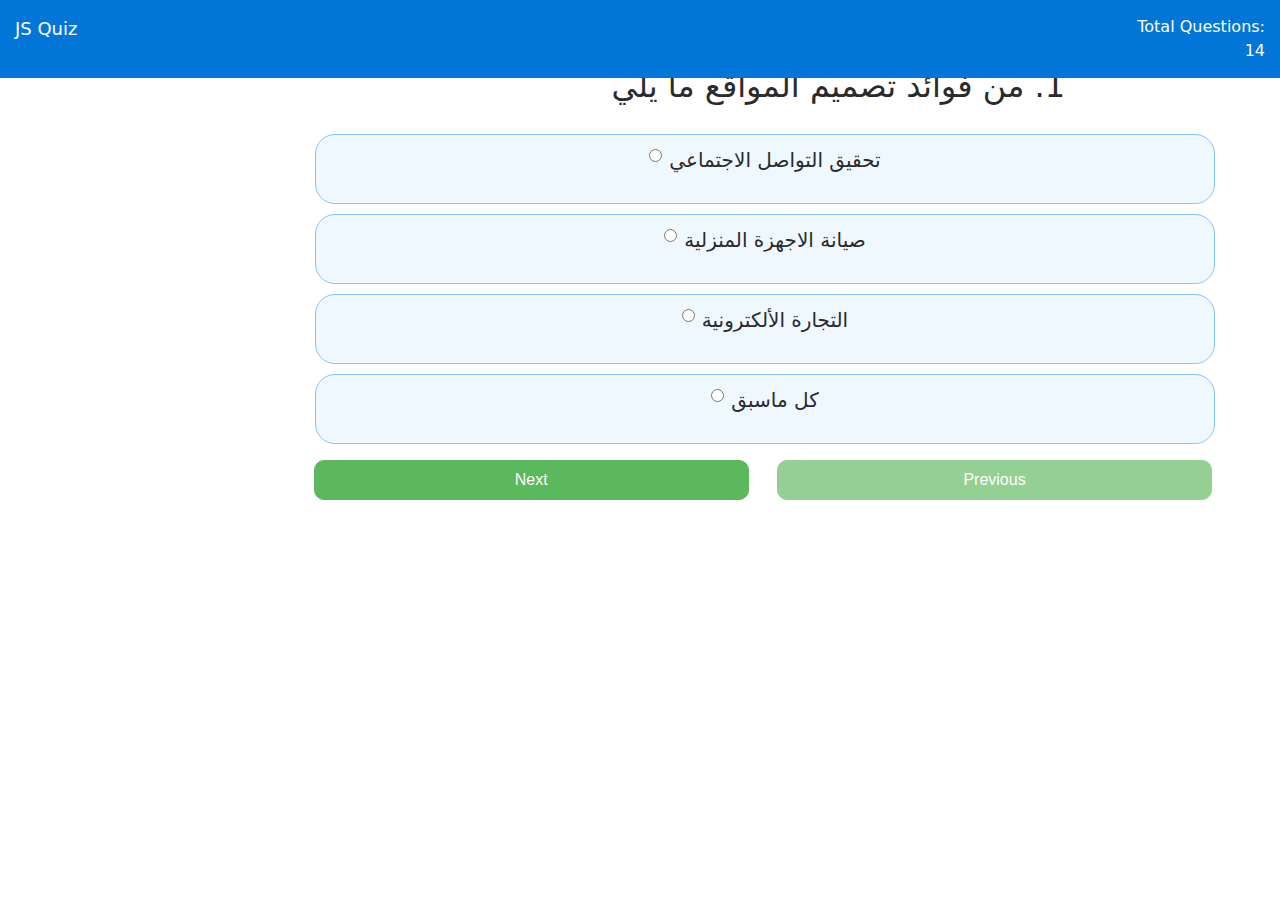
<file: quiz- him/web.html>
<!DOCTYPE html>
<html lang="en">
<head>
<meta charset="UTF-8">
<meta http-equiv="X-UA-Compatible" content="IE=edge">
<meta name="viewport" content="width=device-width, initial-scale=1.0">
<title> Quiz_تصميم ويب</title>
<!-- <link rel="stylesheet" href="style1.css"> -->

<!-- <link rel="stylesheet" href="https://cdnjs.cloudflare.com/ajax/libs/font-awesome/4.7.0/css/font-awesome.css"> -->
<link rel="stylesheet" href="font-awesome.css">

<!-- <link rel="stylesheet" href="https://cdnjs.cloudflare.com/ajax/libs/twitter-bootstrap/4.0.0-alpha.6/css/bootstrap.min.css"> -->
<link rel="stylesheet" href="bootstrap.min.css">
<style>


    .content {
margin-top: 54px;
margin-right:200px;
}
.header {
padding: 15px;
position: fixed;
top: 0;
width: 100%;
z-index: 9999;
}
.left-title {
width: 80px;
color: #fff;
font-size: 18px;
float: left;
}
.right-title {
width: 150px;
text-align: right;
float: right;
color: #fff;
}
.quiz-body {
margin-top: 15px;
padding-bottom: 50px;
direction: rtl;
}
.option-block-container {
margin-top: 20px;
max-width: 900px;
text-align: center;
margin-right: -150px;
}
.option-block {
padding: 10px;
background: aliceblue;
border: 1px solid #84c5fe;
margin-bottom: 10px;
cursor: pointer;
font-size:20px;
height: 70px;
top: 10px;
border-radius: 20px;
}
.result-question {
font-weight: bold;
}
.c-wrong {
margin-left: 20px;
color: #ff0000;
}
.c-correct {
margin-left: 20px;
color: green;
}
.last-row {
border-bottom: 1px solid #ccc;
padding-bottom: 25px;
margin-bottom: 25px;
}
.res-header {
border-bottom: 1px solid #ccc;
margin-bottom: 15px;
padding-bottom: 15px;
}

.mt-2 {
    margin-top: 0.6rem!important;
}

#next{
width: 435px;
height: 40px;
border-radius: 10px;
margin-right: 13px;
}

#previous{
width: 435px;
height: 40px;
border-radius: 10px;
margin-right: -147px;
}

h4{
font-size: 2rem;
margin-left: 30px;
}



@media screen and (max-width: 667px) {	
#next{
height: 40px;
border-radius: 10px;
margin-right: -100px;
margin-top:0px;
width:100%;
}

#previous{
display: none;

}
h4{
width: 340px;
font-size: 2rem;
margin-right:-209px;
}

}

@media screen and (max-width: 1000px) {	
#next{
height: 40px;
border-radius: 10px;
margin-right: -100px;
margin-top:0px;
width:100%;
}

#previous{
display: none;

}
h4{
width: 250%;
font-size: 1.8rem;
margin-right:-209px;
   margin-top: 30px;

}

}
</style>
</head>
<body>
<header class="header bg-primary">
<div class="left-title">JS Quiz</div>
<div class="right-title">Total Questions: <span id="tque"></span></div>
<div class="clearfix"></div>
</header>
<div class="content">
    <div>
    </div>
<div class="container-fluid">
<div class="row">
<div class="col-sm-12">
<div id="result" class="quiz-body">
<form name="quizForm" onSubmit="">
<fieldset class="form-group">
<h4><span id="qid">1.</span> <span id="question"></span></h4>
<div class="option-block-container" id="question-options">
</div> <!-- End of option block -->
</fieldset>
<button name="previous" id="previous" class="btn btn-success">Previous</button>
&nbsp;
<button name="next" id="next" class="btn btn-success">Next</button>
</form>
</div>
</div> <!-- End of col-sm-12 -->
</div> <!-- End of row -->
</div> <!-- ENd of container fluid -->
</div> <!-- End of content -->
<script src="jquery-3.6.0.min.js"></script>

<script src="https://cdnjs.cloudflare.com/ajax/libs/twitter-bootstrap/4.0.0-alpha.6/js/bootstrap.min.js"></script>
<script src="bootstrap.min.js"></script>

<script>
/* Created and coded by Abhilash Narayan */
/* Quiz source: w3schools.com */
input=document.querySelector("input")


var quiz = {
"JS": [
{
"id": 1,
"question": "من فوائد تصميم المواقع ما يلي",
"options": [
{
"a": "تحقيق التواصل الاجتماعي",
"b": "صيانة الاجهزة المنزلية",
"c": "التجارة الألكترونية",
"d": "كل ماسبق"
}
],
"answer": "كل ماسبق",
"score": 0,
"status": ""
},

{
"id": 2,
"question": "يعتبر التعليم الالكتروني تطبيقا لتصميم المواقع",
"options": [
{
"a": "صح",
"b": "خطأ",
}
],
"answer": "صح",
"score": 0,
"status": ""
},
{
"id": 3,
"question": "يمكن تحقيق التعليم عن بعد بأستخدام المواقع الألكترونية",
"options": [
{
    "a": "صح",
"b": "خطأ",
}
],
"answer": "صح",
"score": 0,
"status": ""
},
{
"id": 4,
"question": "لغات البرمجة تنقسم الي نوعين",
"options": [
{
"a": "(Server-Side)",
"b": "(Cliend-Side)",
"c": "كل ماسبق",
}
],
"answer": "كل ماسبق",
"score": 0,
"status": ""
},
{
"id": 5,
"question": "لغات البرمجة علي الانترنت هي نفس اللغات التصميم المواقع",
"options": [
{
"a": "صح",
"b": "خطأ",

}
],
"answer": "صح",
"score": 0,
"status": ""
},
{
"id": 6,
"question": "يتم تنفيذ البرنامج المكتوب علي جهاز الخادم(Server_Side)",
"options": [
{
"a": "صح",
"b": "خطأ",
}
],
"answer": "صح",
"score": 0,
"status": ""
},
{"id": 7,
"question": "يتم تنفيذ البرنامج المكتوب علي جهاز الخادم(Cliend_Side)",
"options": [
{
"a": "صح",
"b": "خطأ",
}
],
"answer": "خطأ",
"score": 0,
"status": ""
},
{
"id": 8,
"question": "The language (Server-Side)",
"options": [
{
"a": "Html",
"b": "Css",
"c": "php",
"d": "js",
}
],
"answer": "php",
"score": 0,
"status": ""
},
{
"id": 9,
"question": "The language (Cliend-Side)",
"options": [
{
"a": "Html",
"b": "php",
"c": "mysql",
"d": "larvel"
}
],
"answer": "Html",
"score": 0,
"status": ""
},
{
"id": 10,
"question": "hyper text markap language مالمقصود ب",
"options": [
{
"a": "Html",
"b": "php",
"c": "mysql",
"d": "larvel"
}
],
"answer": "Html",
"score": 0,
"status": ""
},
{
"id": 11,
"question": "في بغة html يوجد.",
"options": [
{
"a": "وسم للبداية ",
"b": "وسم للنهاية",
"c": "كل ماسبق",
"d": "لا شئ مماسبق"
}
],
"answer": "كل ماسبق",
"score": 0,
"status": ""
},
{
"id": 12,
"question": "يتكون كل عنصر في html ممايلي",
"options": [
{
"a": "وسم البداية",
"b": "المحتوي",
"c": "وسم النهاية",
"d": "كل ماسبق"
}
],
"answer": "كل ماسبق",
"score": 0,
"status": ""
},
{
"id": 13,
"question": "يعتبر مثالا علي وسم اليداية .",
"options": [
{
"a": "<body>",
"b": "</body>",
"c": "<body/body>",
"d": "كل ماسبق"
}
],
"answer":"<body>",
"score": 0,
"status": ""
},
{
"id": 14,
"question": "يعتر مثالا علي html.",
"options": [
{
"a": "<p></p>",
"b": "<p>hello</p>",
"c": "<p>hello",
"d": "hello</p>"
}
],
"answer": "p>hello</p>",
"score": 0,
"status": ""
},
]
}


var quizApp = function () {
this.score = 0;
this.qno = 1;
this.currentque = 0;
var totalque = quiz.JS.length;
this.displayQuiz = function (cque) {
this.currentque = cque;
if (this.currentque < totalque) {
$("#tque").html(totalque);
$("#previous").attr("disabled", false);
$("#next").attr("disabled", false);
$("#qid").html(quiz.JS[this.currentque].id + '.');
$("#question").html(quiz.JS[this.currentque].question);
$("#question-options").html("");
for (var key in quiz.JS[this.currentque].options[0]) {
if (quiz.JS[this.currentque].options[0].hasOwnProperty(key)) {
$("#question-options").append(
"<div   class='form-check option-block'>" +
    "<label style='direction:ltr;'  class='form-check-label'>" +
"<input  type='radio' class='form-check-input' name='option' id='q" + key + "' value='" + quiz.JS[this.currentque].options[0][key] + "'><span id='optionval'>" +
quiz.JS[this.currentque].options[0][key] +
"</span></label>"
);
}
}
}
if (this.currentque <= 0) {
$("#previous").attr("disabled", true);
}
if (this.currentque >= totalque) {
$('#next').attr('disabled', true);
for (var i = 0; i < totalque; i++) {
this.score = this.score + quiz.JS[i].score;
}
return this.showResult(this.score);
}
}
this.showResult = function (scr) {
$("#result").addClass('result');
$("#result").html("<h1 class='res-header'>Total Score: &nbsp;" + scr + '/' + totalque + "</h1>");
for (var j = 0; j < totalque; j++) {
var res;
if (quiz.JS[j].score == 0) {
res = '<span class="wrong">' + quiz.JS[j].score + '</span><i class="fa fa-remove c-wrong"></i>';
} else {
res = '<span class="correct">' + quiz.JS[j].score + '</span><i class="fa fa-check c-correct"></i>';
}
$("#result").append(
'<div class="result-question"><span>Q ' + quiz.JS[j].id + '</span> &nbsp;' + quiz.JS[j].question + '</div>' +
'<div><b>Correct answer:</b> &nbsp;' + quiz.JS[j].answer + '</div>' +
'<div class="last-row"><b>Score:</b> &nbsp;' + res +
'</div>'
);
}
}
this.checkAnswer = function (option) {
var answer = quiz.JS[this.currentque].answer;
option = option.replace(/</g, "&lt;") //for <
option = option.replace(/>/g, "&gt;") //for >
option = option.replace(/"/g, "&quot;")
if (option == quiz.JS[this.currentque].answer) {
if (quiz.JS[this.currentque].score == "") {
quiz.JS[this.currentque].score = 1;
quiz.JS[this.currentque].status = "correct";
}
} else {
quiz.JS[this.currentque].status = "wrong";
}
}
this.changeQuestion = function (cque) {
this.currentque = this.currentque + cque;
this.displayQuiz(this.currentque);
}
}
var jsq = new quizApp();
var selectedopt;
$(document).ready(function () {
jsq.displayQuiz(0);
$('#question-options').on('change', 'input[type=radio][name=option]', function (e) {
//var radio = $(this).find('input:radio');
$(this).prop("checked", true);
selectedopt = $(this).val();
});
});
$('#next').click(function (e) {
e.preventDefault();
if (selectedopt) {
jsq.checkAnswer(selectedopt);
}
jsq.changeQuestion(1);
});
$('#previous').click(function (e) {
e.preventDefault();
if (selectedopt) {
jsq.checkAnswer(selectedopt);
}
jsq.changeQuestion(-1);
});
</script>
</body>
</html>
</file>
<file: quizStyle.css>
@import url('https://fonts.googleapis.com/css?family=Montserrat:500&display=swap');
@import url('https://fonts.googleapis.com/css?family=Dancing+Script&display=swap');
@import url('https://fonts.googleapis.com/css?family=Open+Sans&display=swap');

* {
	box-sizing: border-box;
	margin: 0;
	padding: 0;
}
html {
	scroll-behavior: smooth;
	min-height: 100%;

}
body {
	background-color: #000;
	background: url(backwallpaper.jpg) no-repeat;
	background-size: cover;
	font-family: 'Open Sans', sans-serif;
}

/*Styling SCROLLBAR*/
::-webkit-scrollbar {
  width: 5px;
}
::-webkit-scrollbar-thumb {
  background: #FA4B37;
  border-radius: 5px;
}
::-webkit-scrollbar-thumb:hover {
  background: #DF2771; 
}

/*NAVIGATION BAR*/
.nav
{
	width: 100%;
	background-color: #fff;
	display: flex;
	flex-wrap: wrap;
	justify-content: space-between;
	align-items: center;
	padding: 20px 2%;
	position: fixed;
	top: 0px;
	z-index: 10;
	box-shadow: 1px 1px 10px rgba(0,0,0,0.5);
}

.nav li, a, button
{
	float: left;
	font-family: "Montserrat", sans-serif;
	font-weight: 500;
	font-size: 13px;
	color: #2E3D49;
	display: block;
	text-decoration: none;
	text-align: center;
}

.nav ul li img {
	width: 20px;
	margin-right: 10px;
	transform: translateY(5px);
	padding-top: 5px;
}

.nav ul li 
{
	list-style: none;
	display: inline-block;
	padding: 0px 20px;
}

.nav ul li a
{
	transition: all 0.3s ease 0s;
}

.nav ul li a:hover
{
	color: #FA4B37;
}

.nav button
{
	padding: 9px 25px;
	background: linear-gradient(to right, #FA4B37, #DF2771);
	color: #fff;
	border: none;
	border-radius: 5px;
	cursor: pointer;
	outline: none;
	transition: all 0.3s ease 0s;
}
#srchbtn {
	padding: 9px 20px;
}
#srchbtn img {
	width: 15px;
	filter: brightness(100);
}

.nav button:hover
{
	opacity: .9;
}
.nav .search
{
	float: right;
}
.nav .search .srch
{
	font-size: 13px;
	width: 300px;
	border: none;
	outline: none;
	border-bottom: 2px solid #FA4B37;
	padding: 9px;
}

.nav .search button
{
	margin-right: 5px;
	float: right;
	margin-left: 10px;
}
.nav .switch-tab {
	cursor: pointer;
	visibility: hidden;
}
.nav .switch-tab img {
	width: 20px;
}
.nav .check-box {
	cursor: pointer;
	visibility: hidden;
}

/*TITLE*/
.title {
	margin-top: 18%;
	display: grid;
	justify-content: center;
	align-items: center;
}
.title span{
	font-weight: 700;
	font-family: 'Open Sans', sans-serif;
	font-size: 60px;
	/*color: #2E3D49;*/
	color: #fff;
}
.title .shortdesc {
	font-family: 'Open Sans', sans-serif;
	font-size: 20px;
	color: #efefef;
	margin-bottom: 50px;
	text-align: center;
	/*display: none;*/
}

.title button {
	padding: 20px 2%;
	border: none;
	border-radius: 5px;
	color: #fff;
	background: #DF2771;
	outline: none;
	cursor: pointer;
	box-shadow: 0 0 50px rgba(0,0,0,0.5);
}
.title button:hover {
	box-shadow: 0 0 10px rgba(0,0,0,0.3);
}

/*PANEL*/
.panel {
	display: none;
	width: 100%;
	height: 100vh;
	position: fixed;
}
/*Different Topics Container*/
.left-side {
	background: #FFF;
	height: 100%;
	width: 25%;
	display: flex;
	justify-content: center;
	box-shadow: inset 0 0 20px rgba(0,0,0,0.7),
					0 0 30px rgba(0,0,0,0.5);
}

/*Google Form Container*/
.right-side {
	background: #fff;
	height: 100%;
	width: 75%;
}
.left-side ul {
	margin: 50px;
	margin-top: 150px;
}
.left-side li {
	list-style-type: none;
	cursor: pointer;
	color: #FA4B37;
	font-weight: 700;
	font-size: 1.2em;
	margin-bottom: 20px;
}
.left-side li:hover {
	color: #000;
	font-size: 1.5em;
	font-weight: 900;
	transition: .3s ease-in-out;
}

#quiz-container {
	margin-top: 80px;
	width: 100%;
	height: 100%;
}

.quiz-frame {
	width: 100%;
	height: 95vh;
	border: none;
}
.main-frame {
	background: url(quiz.jpg);
	background-size: cover;
	background-position: center;
}
.main-frame p {
	font-size: 5em;
	font-weight: 900;
	color: #2E3D49;
}


@media screen and (min-width: 200px) {
	.title {
		margin-top: 220px;
		display: grid;
		justify-content: center;
		align-items: center;
	}
	.title span{
		font-weight: 900;
		font-family: 'Open Sans', sans-serif;
		font-size: 40px;
		/*color: #2E3D49;*/
		color: #fff;
	}
	.title .shortdesc {
		font-family: 'Open Sans', sans-serif;
		font-size: 20px;
		color: #efefef;
		margin-bottom: 50px;
		text-align: center;
		/*display: none;*/
	}
	
	.title button {
		padding: 20px 2%;
		border: none;
		border-radius: 10px;
		color: #fff;
		background: #DF2771;
		outline: none;
		cursor: pointer;
		box-shadow: 0 0 50px rgba(0,0,0,0.5);
		font-size: 20px;
	}
	
	.left-side ul {
		margin-left: 15px;
		margin-top: 100px;
	}
	.left-side li {
		list-style-type: none;
		cursor: pointer;
		color: #FA4B37;
		font-weight: 900;
		font-size: 1.2em;
		margin-bottom: 20px;
	}
}

/* xx-large */
@media screen and (min-width: 1000px) {	
	.left-side ul {
		margin-left: 15px;
		margin-top: 100px;
	}
	.left-side li {
		list-style-type: none;
		cursor: pointer;
		color: #FA4B37;
		font-weight: 1200;
		font-size: 1.4em;
		margin-bottom: 30px;
	}
}
</file>
